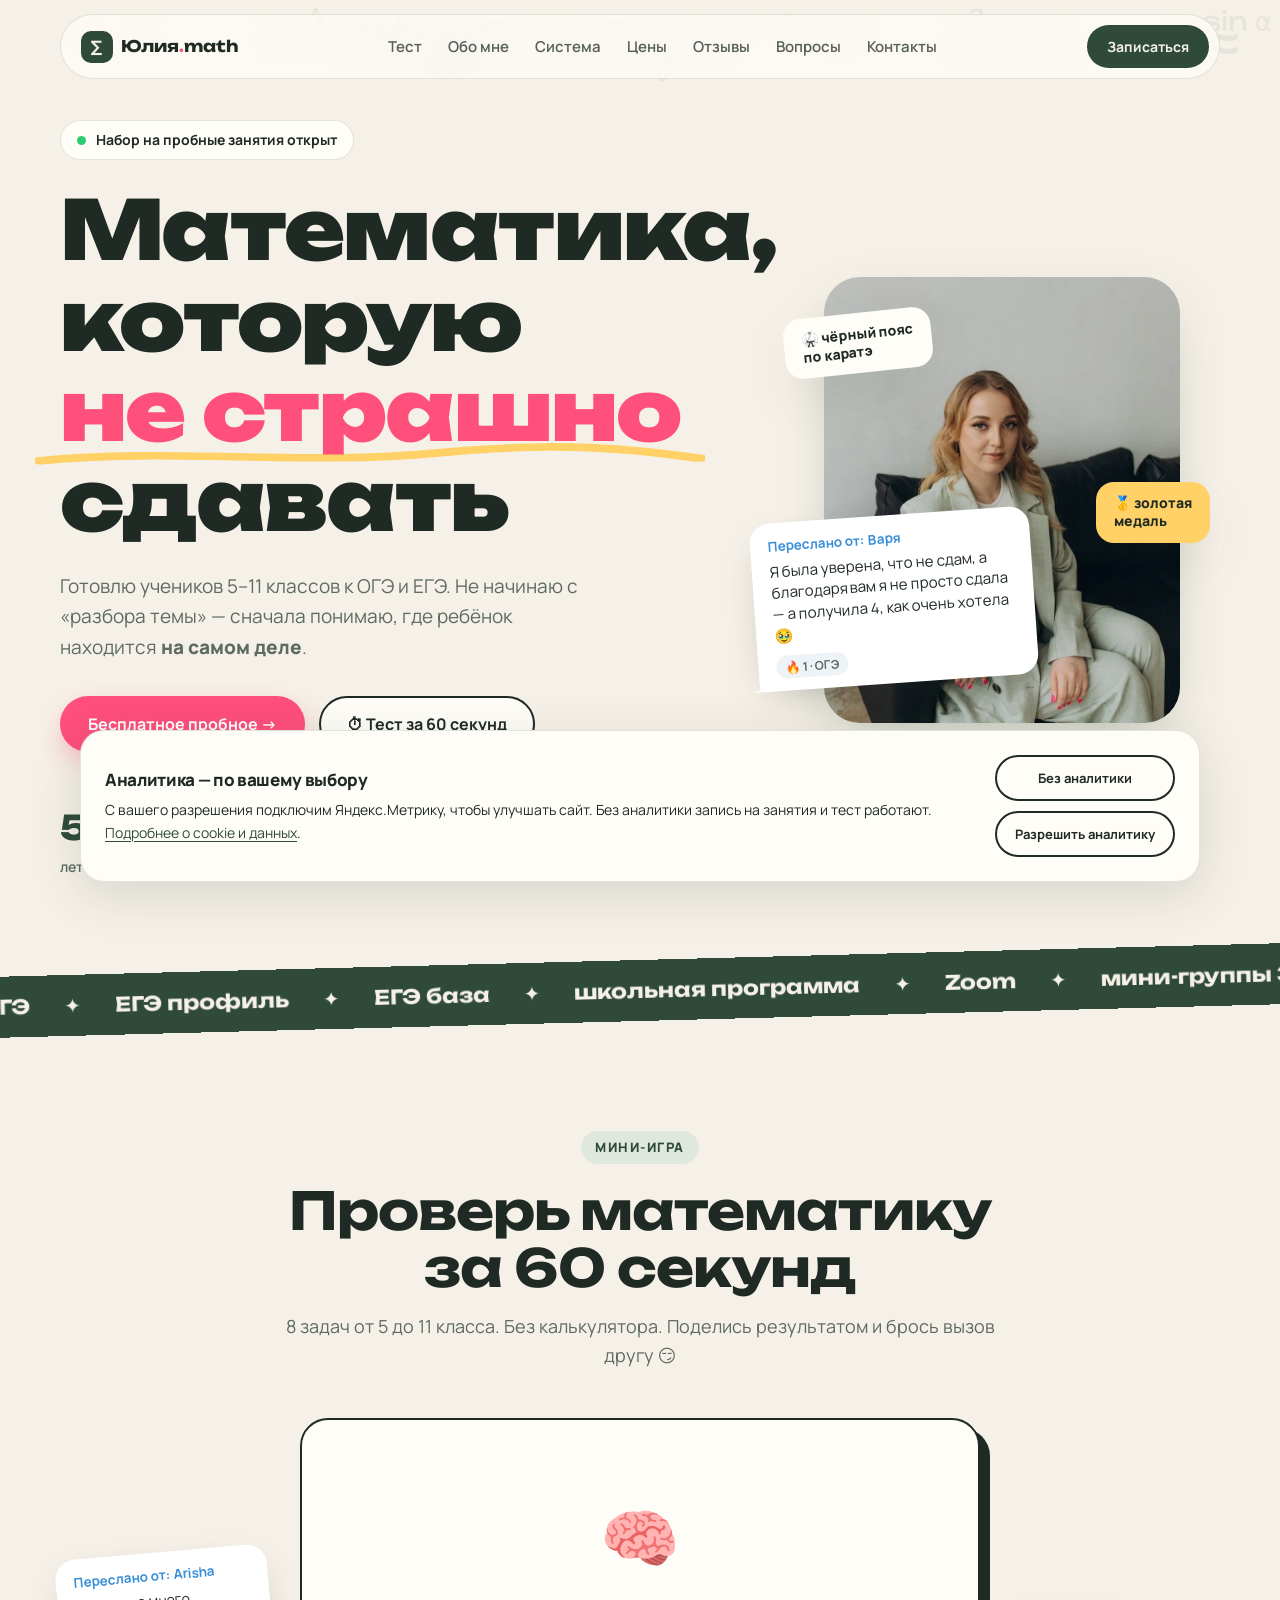
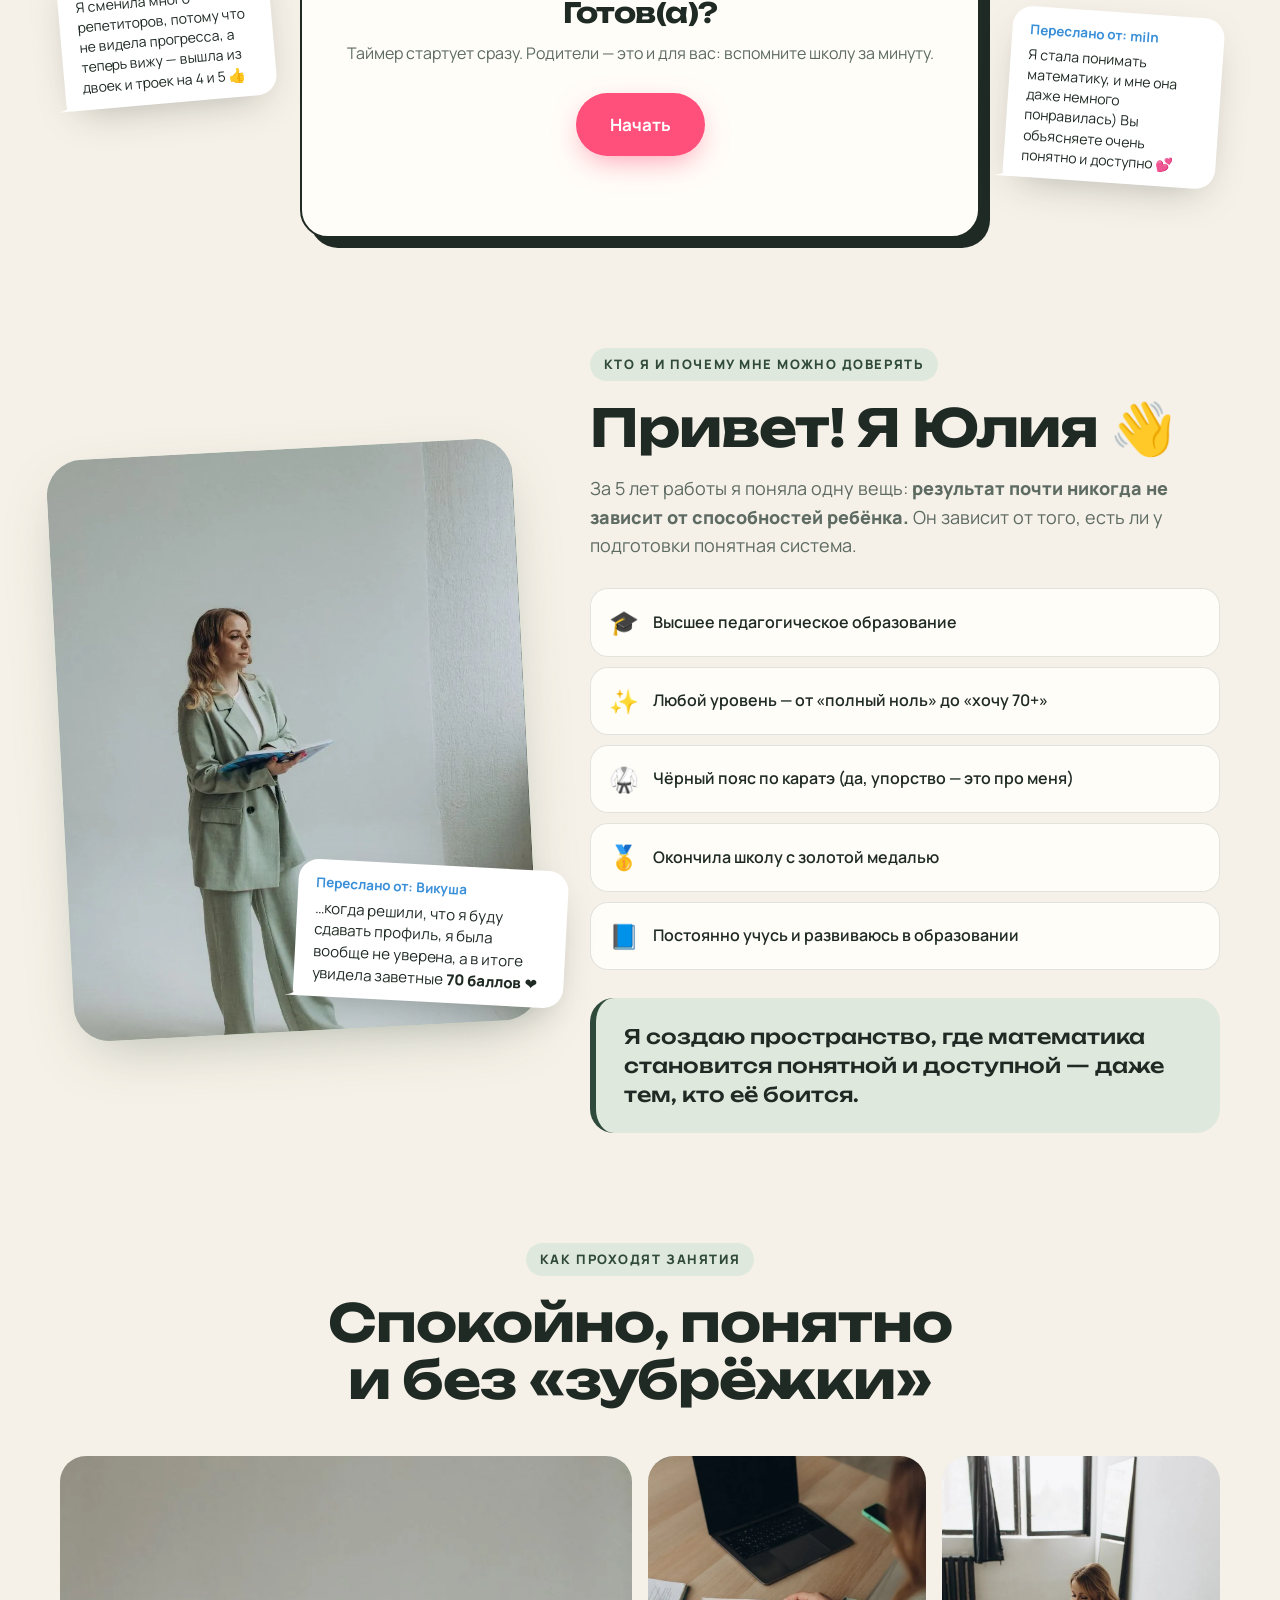
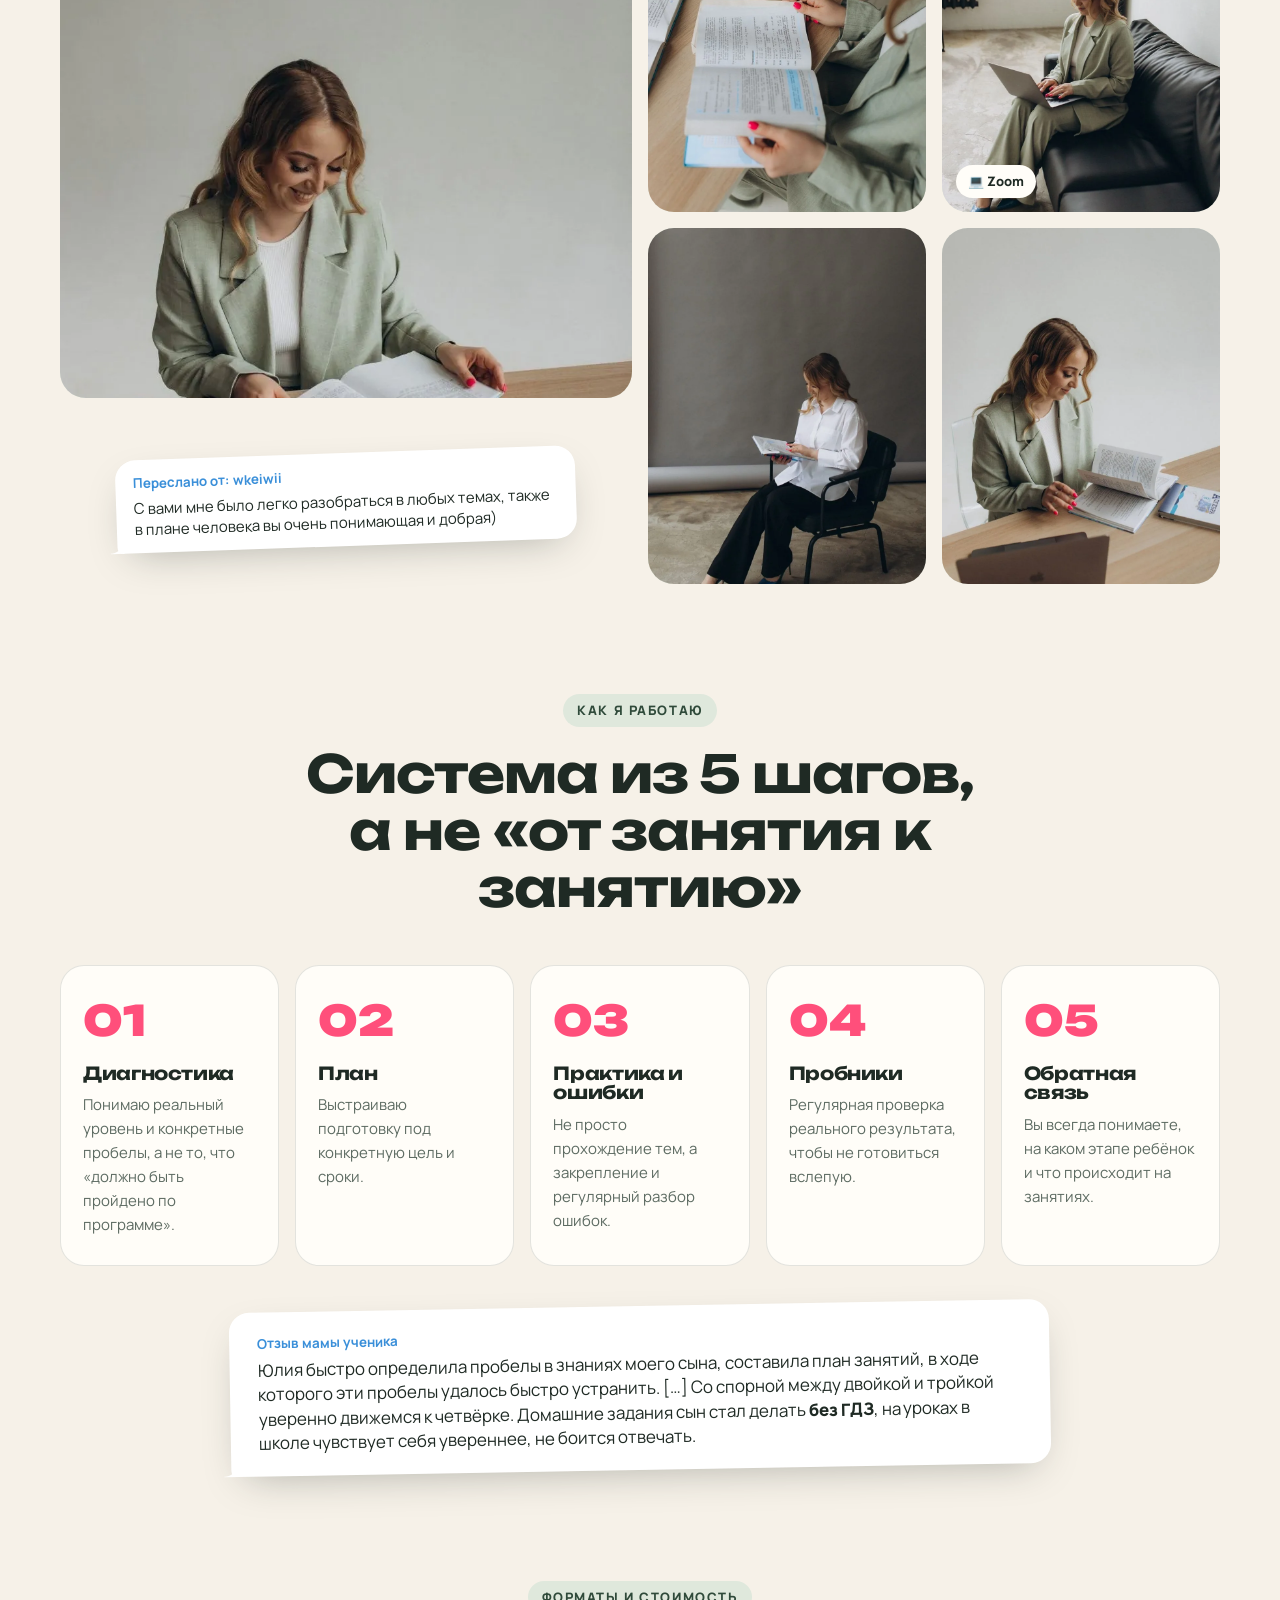
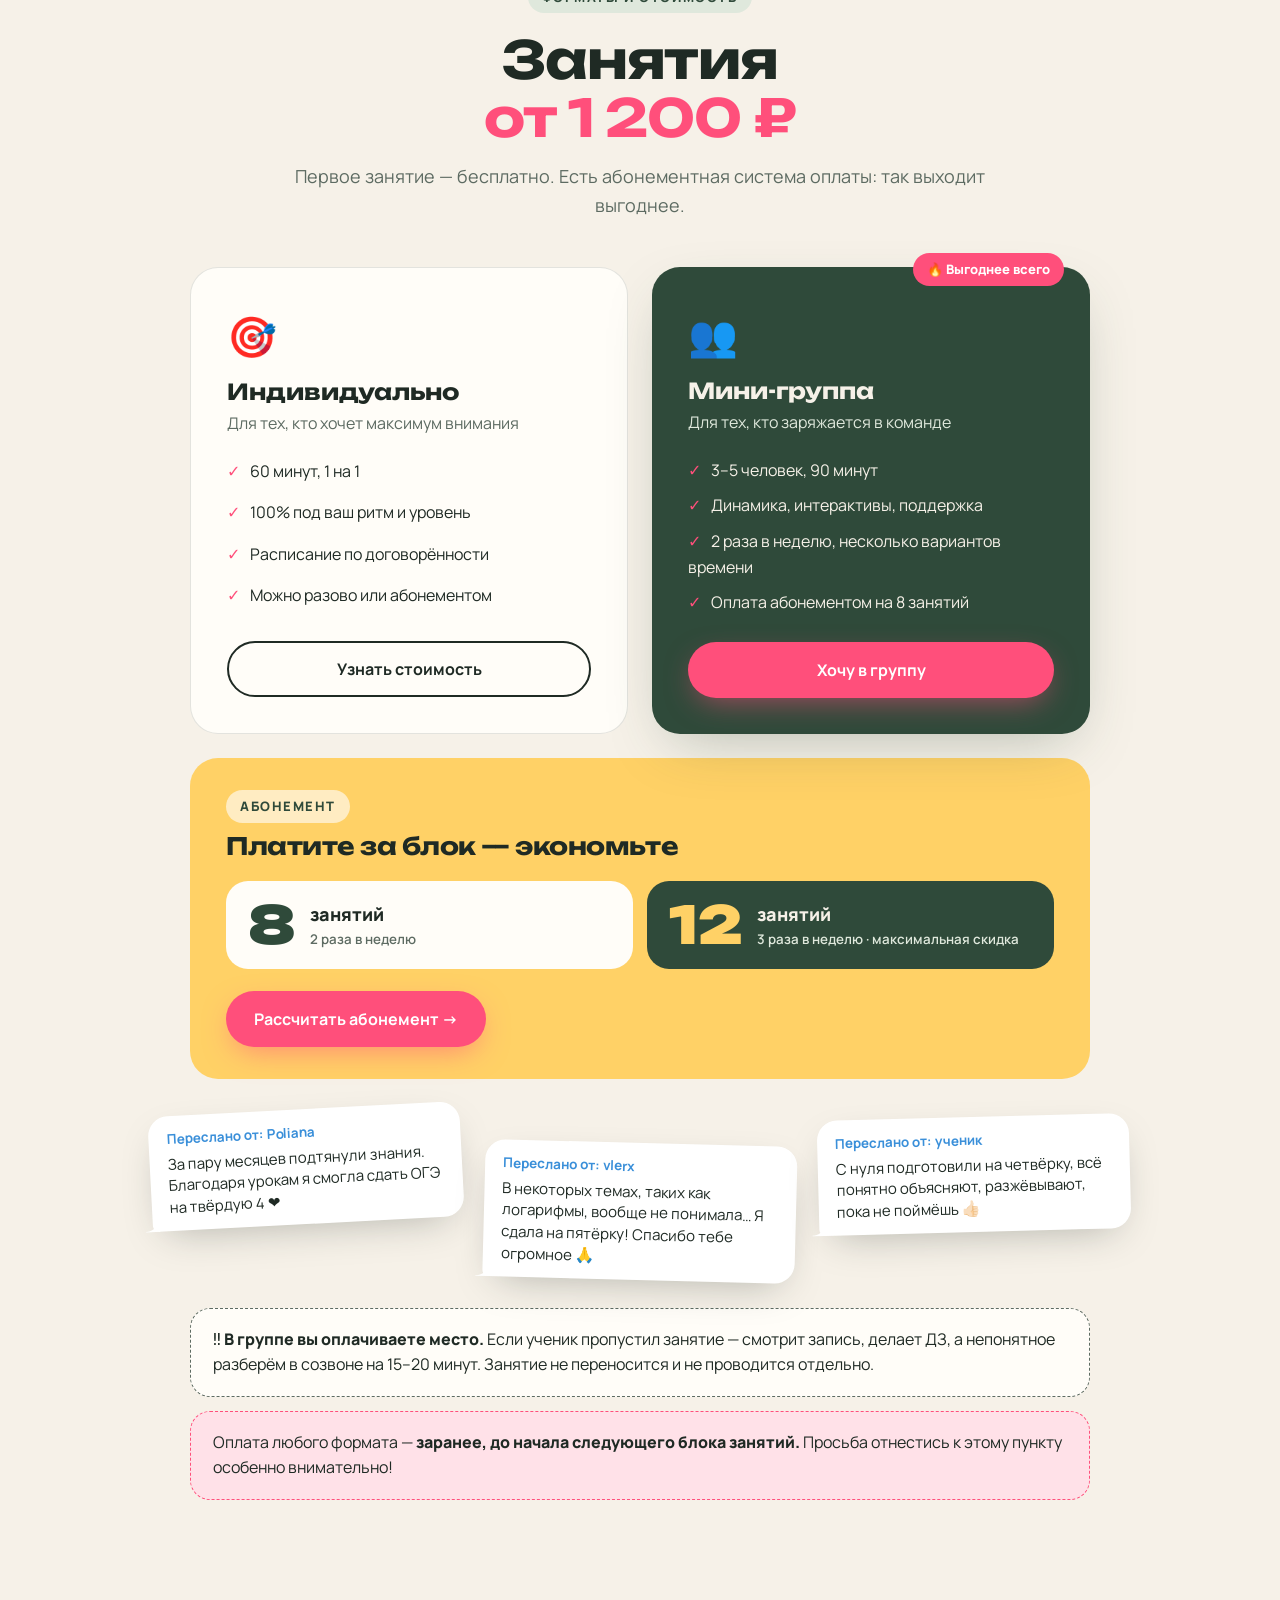
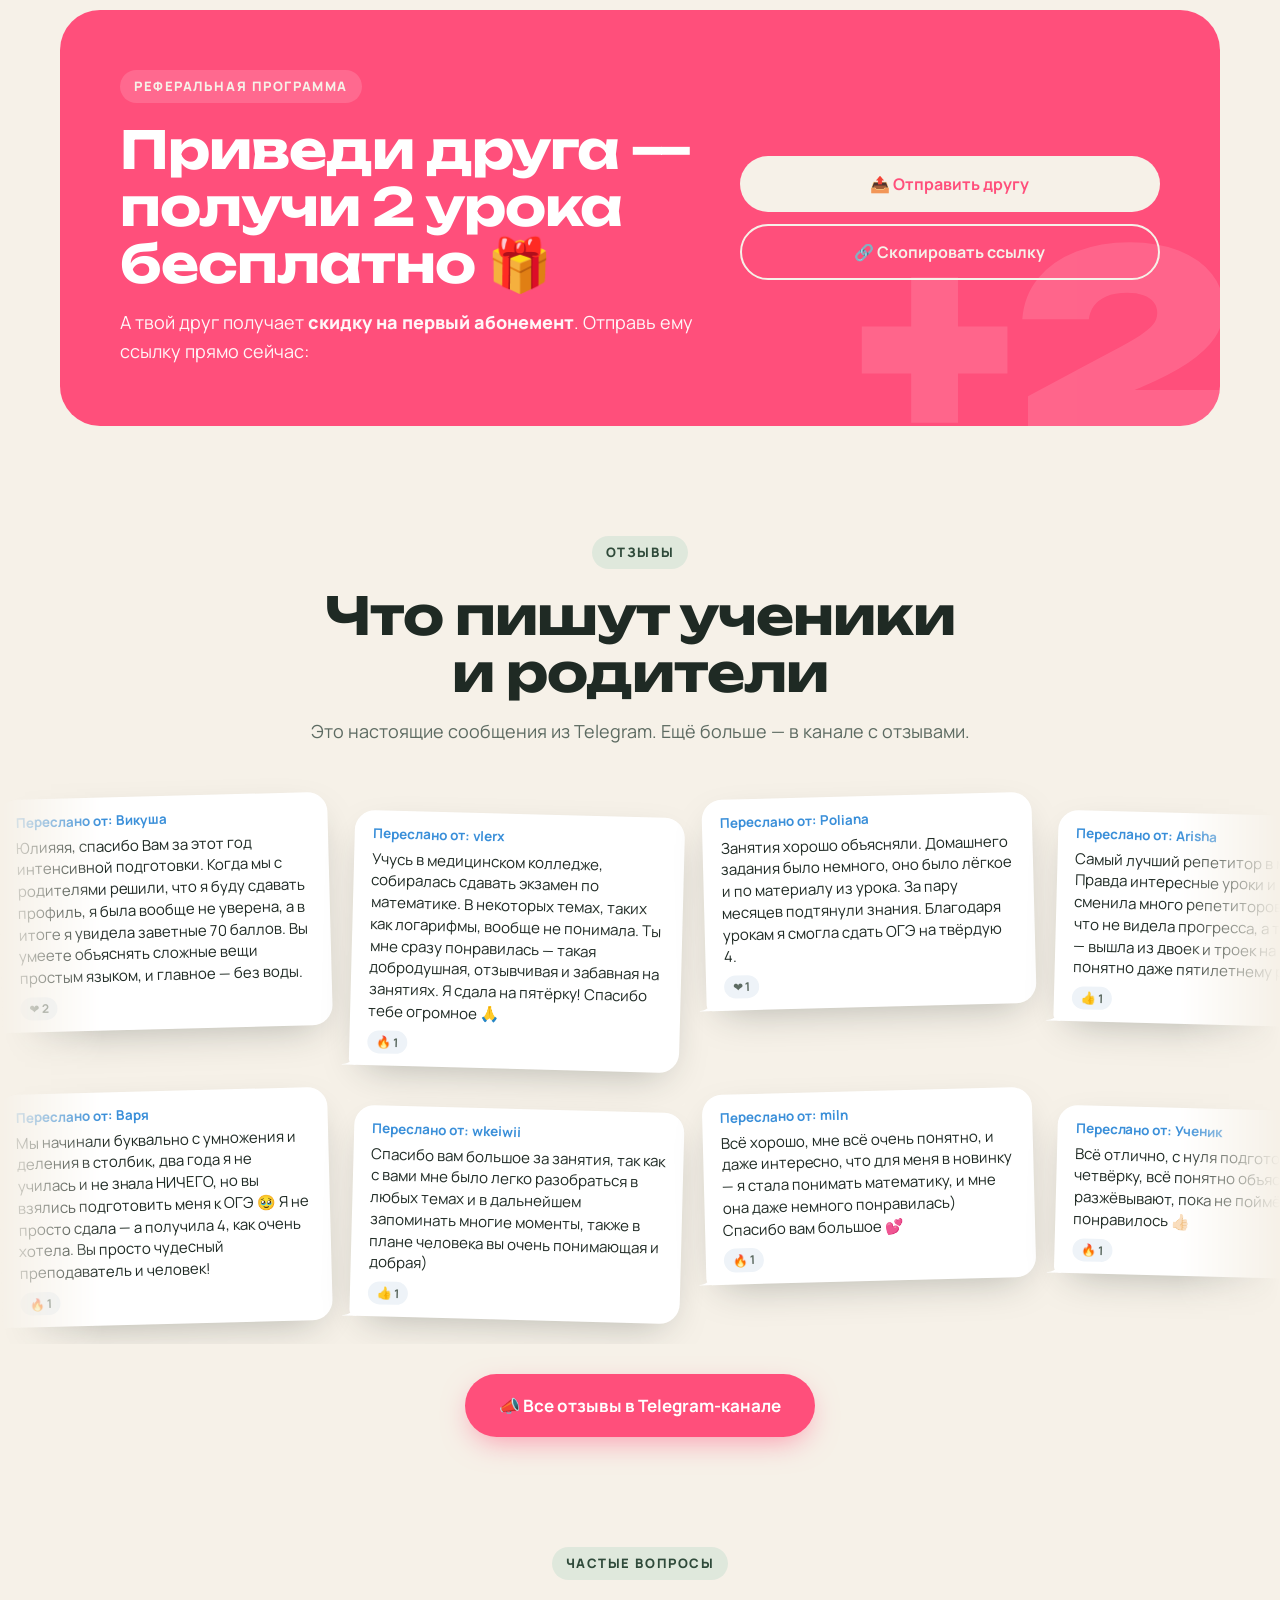
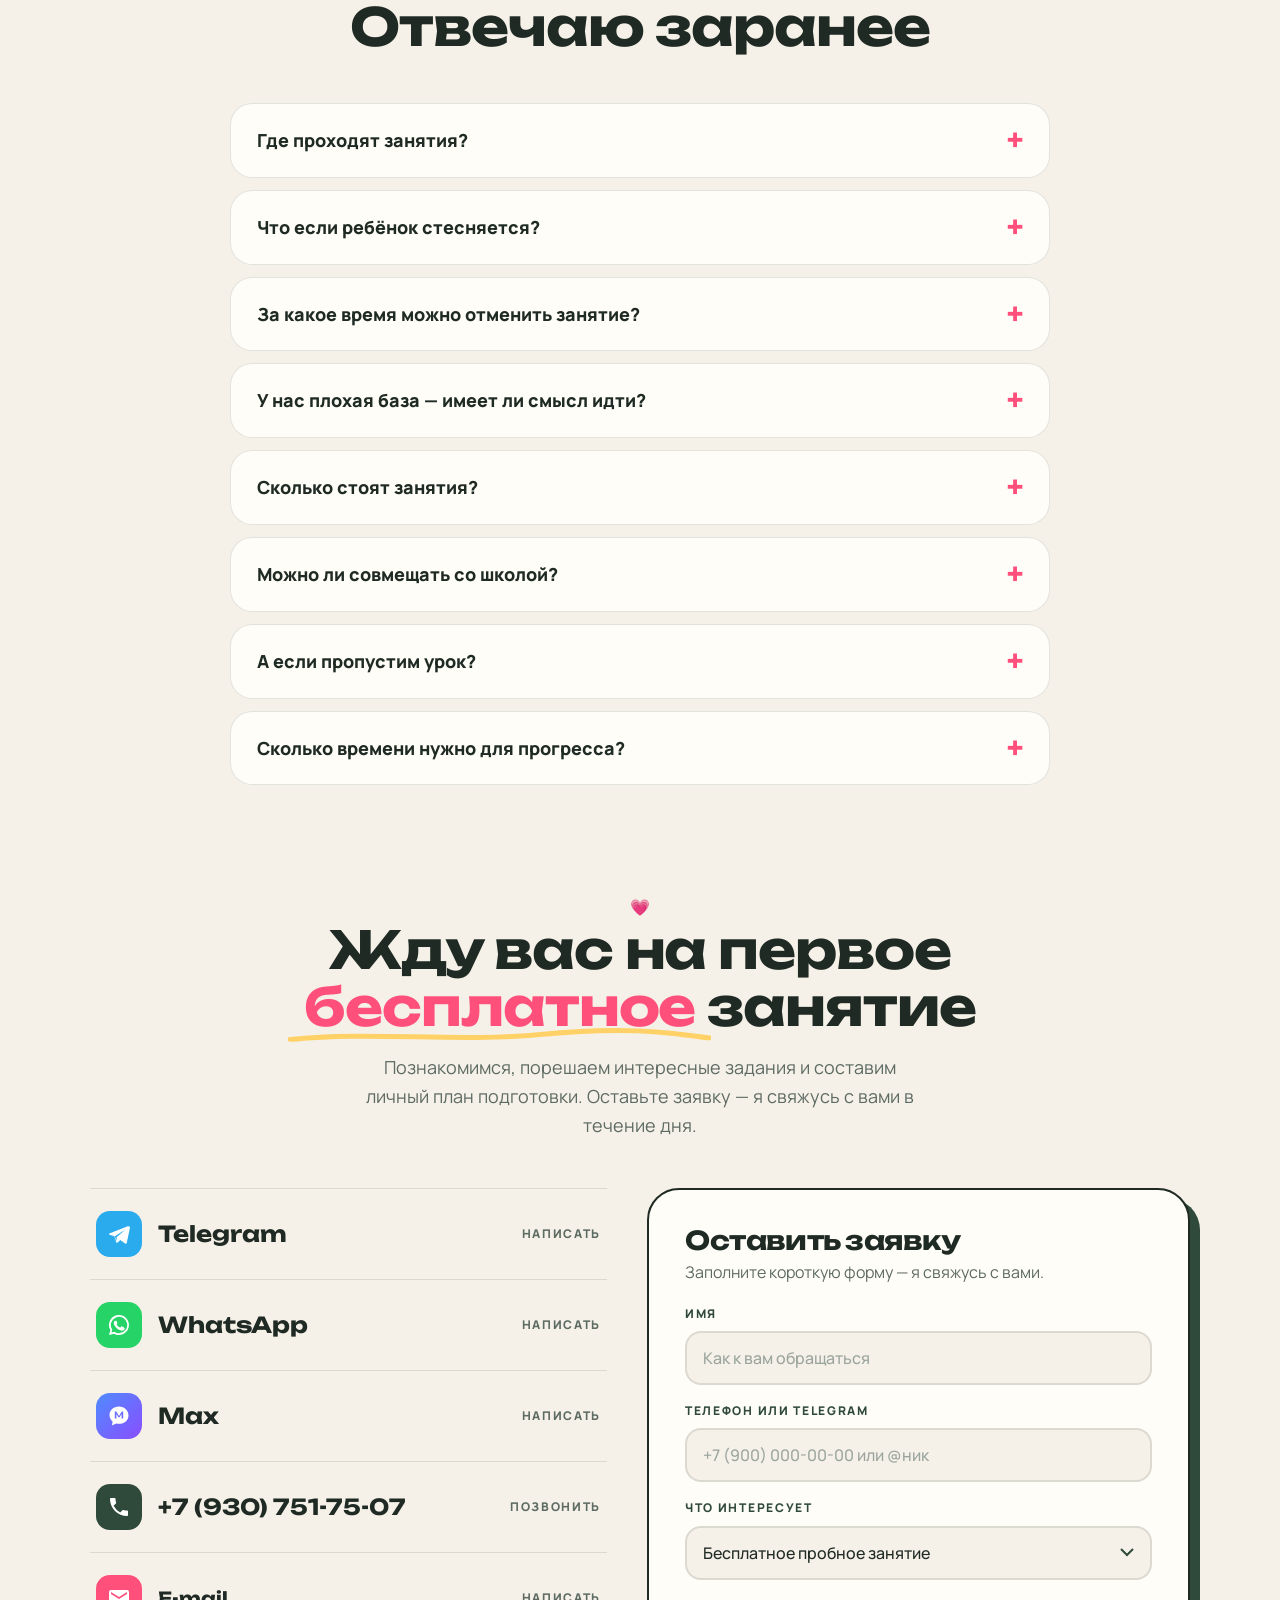
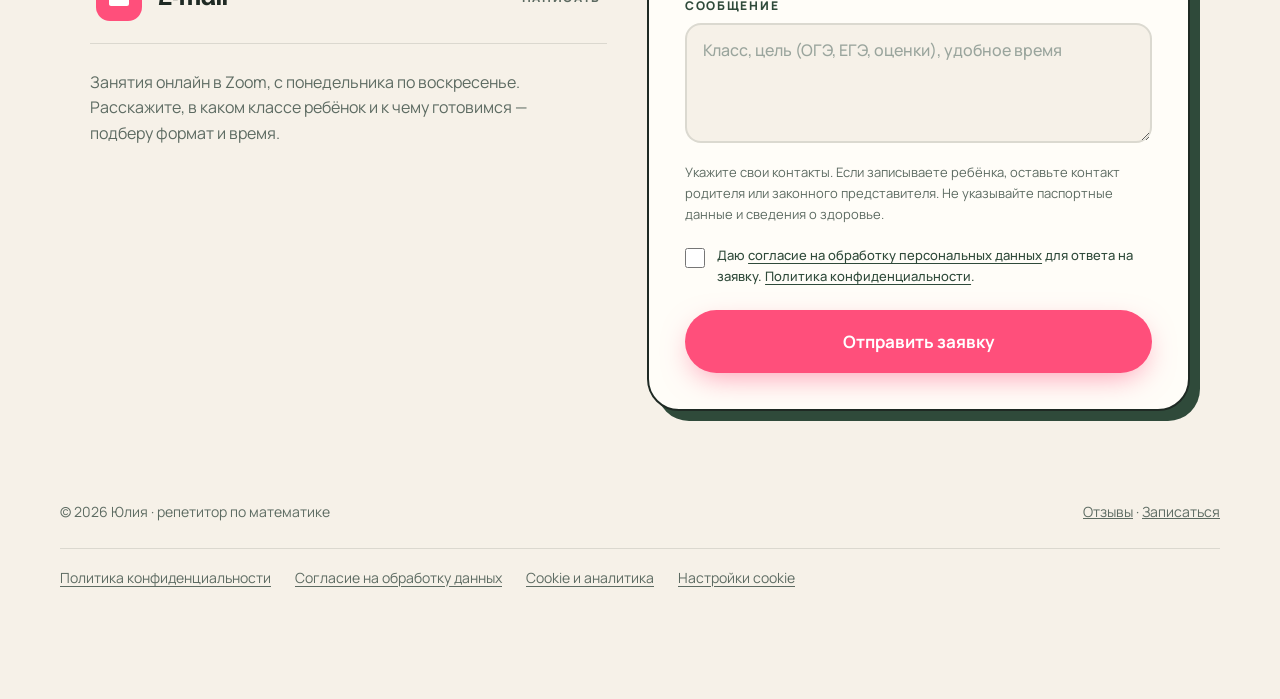
<file: index.html>
<!doctype html>
<html lang="ru">
<head>
  <meta charset="utf-8" />
  <meta name="viewport" content="width=device-width, initial-scale=1" />

  <!-- Быстрый LCP: предзагрузка hero-изображения -->
  <link rel="preload" as="image" href="images/portrait.webp" type="image/webp" fetchpriority="high" />

  <title>Юлия Ширяева — репетитор по математике | ОГЭ и ЕГЭ без страха</title>
  <meta name="description" content="Подготовка к ОГЭ и ЕГЭ по математике для 5–11 классов. Индивидуально и в мини-группах в Zoom. Занятия от 1 200 ₽, первое — бесплатно. Пройди тест за 60 секунд!" />
  <meta name="theme-color" content="#2f4a3a" />
  <meta name="color-scheme" content="light only" />
  <meta name="supported-color-schemes" content="light" />

  <link rel="canonical" href="https://yulia-math.ru/" />

  <!-- Превью ссылки в Telegram / VK / WhatsApp -->
  <meta property="og:type" content="website" />
  <meta property="og:url" content="https://yulia-math.ru/" />
  <meta property="og:site_name" content="Юлия.math" />
  <meta property="og:locale" content="ru_RU" />
  <meta property="og:title" content="Проверь математику за 60 секунд 🧠" />
  <meta property="og:description" content="8 задач, 1 минута. Решишь 8 из 8? Брось вызов другу + бесплатное пробное занятие с репетитором Юлией." />
  <meta property="og:image" content="https://yulia-math.ru/images/og.png" />
  <meta property="og:image:width" content="1200" />
  <meta property="og:image:height" content="630" />
  <meta name="twitter:card" content="summary_large_image" />

  <link rel="icon" href="data:image/svg+xml,<svg xmlns='http://www.w3.org/2000/svg' viewBox='0 0 100 100'><rect width='100' height='100' rx='24' fill='%232f4a3a'/><text x='50' y='70' font-size='60' text-anchor='middle' fill='%23f4efe6' font-family='Arial' font-weight='bold'>∑</text></svg>" />
  <link rel="preconnect" href="https://fonts.googleapis.com" />
  <link rel="preconnect" href="https://fonts.gstatic.com" crossorigin />
  <link href="https://fonts.googleapis.com/css2?family=Unbounded:wght@500;700;900&family=Manrope:wght@400;500;700;800&display=swap" rel="stylesheet" />
  <script>document.documentElement.classList.add("js")</script>
  <link rel="stylesheet" href="css/style.css?v=20261102-2" />
</head>
<body>

  <div class="formula-bg" aria-hidden="true" id="formulaBg"></div>

  <header class="nav" id="nav">
    <a href="#top" class="logo"><span class="logo-mark">∑</span><span>Юлия<span class="logo-dot">.</span>math</span></a>
    <nav class="nav-links">
      <a href="#quiz">Тест</a>
      <a href="#about">Обо мне</a>
      <a href="#system">Система</a>
      <a href="#prices">Цены</a>
      <a href="#reviews">Отзывы</a>
      <a href="#faq">Вопросы</a>
      <a href="#contacts">Контакты</a>
    </nav>
    <a href="#contacts" class="btn btn-sm js-cta" data-start="nav">Записаться</a>
  </header>

  <!-- ================= HERO ================= -->
  <section class="hero" id="top">
    <div class="hero-text">
      <div class="pill reveal"><span class="pulse"></span> Набор на пробные занятия открыт</div>
      <h1 class="reveal">Математика,<br>которую <span class="scribble">не страшно</span><br>сдавать</h1>
      <p class="lead reveal">Готовлю учеников 5–11 классов к ОГЭ и ЕГЭ. Не начинаю с «разбора темы» — сначала понимаю, где ребёнок находится <b>на самом деле</b>.</p>
      <div class="hero-cta reveal">
        <a href="#contacts" class="btn btn-primary js-cta" data-start="hero">Бесплатное пробное →</a>
        <a href="#quiz" class="btn btn-ghost">⏱ Тест за 60 секунд</a>
      </div>
      <div class="stats reveal">
        <div><b data-count="5">0</b><span>лет опыта</span></div>
        <div><b>от 1 200 ₽</b><span>за занятие</span></div>
        <div><b>0→70+</b><span>любой уровень</span></div>
      </div>
    </div>

    <div class="hero-visual reveal">
      <div class="photo-card tilt">
        <picture><source srcset="images/portrait.webp" type="image/webp" /><img src="images/portrait.jpg" alt="Юлия, репетитор по математике" fetchpriority="high" /></picture>
      </div>
      <div class="sticker s1">🥋 чёрный пояс<br>по каратэ</div>
      <div class="sticker s2">🥇 золотая<br>медаль</div>
      <figure class="tg tg-float hero-tg">
        <figcaption>Переслано от: Варя</figcaption>
        <p>Я была уверена, что не сдам, а благодаря вам я не просто сдала — а получила 4, как очень хотела 🥹</p>
        <span class="tg-meta">🔥 1 · ОГЭ</span>
      </figure>
    </div>
  </section>

  <div class="marquee" aria-hidden="true">
    <div class="marquee-track">
      <span>ОГЭ</span><span>✦</span><span>ЕГЭ профиль</span><span>✦</span><span>ЕГЭ база</span><span>✦</span><span>школьная программа</span><span>✦</span><span>Zoom</span><span>✦</span><span>мини-группы 3–5 человек</span><span>✦</span><span>первое занятие бесплатно</span><span>✦</span>
      <span>ОГЭ</span><span>✦</span><span>ЕГЭ профиль</span><span>✦</span><span>ЕГЭ база</span><span>✦</span><span>школьная программа</span><span>✦</span><span>Zoom</span><span>✦</span><span>мини-группы 3–5 человек</span><span>✦</span><span>первое занятие бесплатно</span><span>✦</span>
    </div>
  </div>

  <!-- ================= QUIZ ================= -->
  <section class="section quiz-section" id="quiz">
    <div class="challenge-banner hidden" id="challengeBanner">
      ⚔️ Тебе бросили вызов! Твой друг решил <b id="challengeScore">?</b> из 8. Сможешь лучше?
    </div>
    <div class="section-head reveal">
      <span class="kicker">Мини-игра</span>
      <h2>Проверь математику<br>за 60 секунд</h2>
      <p>8 задач от 5 до 11 класса. Без калькулятора. Поделись результатом и брось вызов другу 😏</p>
    </div>

    <div class="quiz-wrap">
      <figure class="tg tg-side tg-left reveal">
        <figcaption>Переслано от: Arisha</figcaption>
        <p>Я сменила много репетиторов, потому что не видела прогресса, а теперь вижу — вышла из двоек и троек на 4 и 5 👍</p>
      </figure>

      <div class="quiz-card reveal" id="quizCard">
        <div class="quiz-screen active" data-screen="start">
          <div class="quiz-emoji">🧠</div>
          <h3>Готов(а)?</h3>
          <p class="muted">Таймер стартует сразу. Родители — это и для вас: вспомните школу за минуту.</p>
          <button class="btn btn-primary btn-lg" id="quizStart">Начать</button>
          <p class="tiny muted" id="playedCounter"></p>
        </div>

        <div class="quiz-screen" data-screen="question">
          <div class="quiz-top">
            <span class="q-num" id="qNum">1 / 8</span>
            <span class="q-timer" id="qTimer">60</span>
          </div>
          <div class="q-progress"><div id="qProgress"></div></div>
          <h3 class="q-text" id="qText"></h3>
          <div class="q-options" id="qOptions"></div>
        </div>

        <div class="quiz-screen" data-screen="result">
          <div class="result-score"><span id="rScore">0</span><small>/8</small></div>
          <h3 id="rTitle"></h3>
          <p id="rText" class="muted"></p>
          <div class="result-actions">
            <button class="btn btn-primary" id="shareBtn">📤 Поделиться результатом</button>
            <button class="btn btn-ghost" id="challengeBtn">⚔️ Бросить вызов другу</button>
          </div>
          <a href="#contacts" class="result-cta js-cta" id="quizCta" data-start="quiz">Разобрать ошибки на бесплатном занятии →</a>
          <button class="link-btn" id="quizRetry">Пройти ещё раз</button>
        </div>
      </div>

      <figure class="tg tg-side tg-right reveal">
        <figcaption>Переслано от: miln</figcaption>
        <p>Я стала понимать математику, и мне она даже немного понравилась) Вы объясняете очень понятно и доступно 💕</p>
      </figure>
    </div>
  </section>

  <!-- ================= ABOUT ================= -->
  <section class="section about" id="about">
    <div class="about-photo reveal">
      <div class="photo-card">
        <picture><source srcset="images/standing.webp" type="image/webp" /><img src="images/standing.jpg" alt="Юлия с учебником" loading="lazy" /></picture>
      </div>
      <figure class="tg tg-float about-tg">
        <figcaption>Переслано от: Викуша</figcaption>
        <p>…когда решили, что я буду сдавать профиль, я была вообще не уверена, а в итоге увидела заветные <b>70 баллов</b> ❤️</p>
      </figure>
    </div>
    <div class="about-text">
      <span class="kicker reveal">Кто я и почему мне можно доверять</span>
      <h2 class="reveal">Привет! Я Юлия 👋</h2>
      <p class="reveal">За 5 лет работы я поняла одну вещь: <b>результат почти никогда не зависит от способностей ребёнка.</b> Он зависит от того, есть ли у подготовки понятная система.</p>
      <div class="facts">
        <div class="fact reveal"><span>🎓</span>Высшее педагогическое образование</div>
        <div class="fact reveal"><span>✨</span>Любой уровень — от «полный ноль» до «хочу 70+»</div>
        <div class="fact reveal"><span>🥋</span>Чёрный пояс по каратэ (да, упорство — это про меня)</div>
        <div class="fact reveal"><span>🥇</span>Окончила школу с золотой медалью</div>
        <div class="fact reveal"><span>📘</span>Постоянно учусь и развиваюсь в образовании</div>
      </div>
      <blockquote class="reveal">Я создаю пространство, где математика становится понятной и доступной — даже тем, кто её боится.</blockquote>
    </div>
  </section>

  <!-- ================= GALLERY ================= -->
  <section class="section gallery-section">
    <div class="section-head reveal">
      <span class="kicker">Как проходят занятия</span>
      <h2>Спокойно, понятно<br>и без «зубрёжки»</h2>
    </div>
    <div class="gallery">
      <figure class="g g1 reveal"><picture><source srcset="images/desk-smile.webp" type="image/webp" /><img src="images/desk-smile.jpg" alt="Юлия улыбается за столом с учебником алгебры" loading="lazy" /></picture></figure>
      <figure class="g g2 reveal"><picture><source srcset="images/book-closeup.webp" type="image/webp" /><img src="images/book-closeup.jpg" alt="Разбор задач по учебнику" loading="lazy" /></picture></figure>
      <figure class="g g3 reveal"><picture><source srcset="images/laptop-sofa.webp" type="image/webp" /><img src="images/laptop-sofa.jpg" alt="Занятие в Zoom" loading="lazy" /></picture><span class="g-tag">💻 Zoom</span></figure>
      <figure class="g g4 reveal"><picture><source srcset="images/reading-chair.webp" type="image/webp" /><img src="images/reading-chair.jpg" alt="Юлия готовится к уроку" loading="lazy" /></picture></figure>
      <figure class="tg g-tg reveal">
        <figcaption>Переслано от: wkeiwii</figcaption>
        <p>С вами мне было легко разобраться в любых темах, также в плане человека вы очень понимающая и добрая)</p>
      </figure>
      <figure class="g g5 reveal"><picture><source srcset="images/desk-reading.webp" type="image/webp" /><img src="images/desk-reading.jpg" alt="Юлия читает учебник" loading="lazy" /></picture></figure>
    </div>
  </section>

  <!-- ================= SYSTEM ================= -->
  <section class="section" id="system">
    <div class="section-head reveal">
      <span class="kicker">Как я работаю</span>
      <h2>Система из 5 шагов,<br>а не «от занятия к занятию»</h2>
    </div>
    <div class="steps">
      <div class="step reveal"><b>01</b><h3>Диагностика</h3><p>Понимаю реальный уровень и конкретные пробелы, а не то, что «должно быть пройдено по программе».</p></div>
      <div class="step reveal"><b>02</b><h3>План</h3><p>Выстраиваю подготовку под конкретную цель и сроки.</p></div>
      <div class="step reveal"><b>03</b><h3>Практика и ошибки</h3><p>Не просто прохождение тем, а закрепление и регулярный разбор ошибок.</p></div>
      <div class="step reveal"><b>04</b><h3>Пробники</h3><p>Регулярная проверка реального результата, чтобы не готовиться вслепую.</p></div>
      <div class="step reveal"><b>05</b><h3>Обратная связь</h3><p>Вы всегда понимаете, на каком этапе ребёнок и что происходит на занятиях.</p></div>
    </div>

    <figure class="tg tg-wide reveal">
      <figcaption>Отзыв мамы ученика</figcaption>
      <p>Юлия быстро определила пробелы в знаниях моего сына, составила план занятий, в ходе которого эти пробелы удалось быстро устранить. […] Со спорной между двойкой и тройкой уверенно движемся к четвёрке. Домашние задания сын стал делать <b>без ГДЗ</b>, на уроках в школе чувствует себя увереннее, не боится отвечать.</p>
    </figure>
  </section>

  <!-- ================= FORMATS & PRICES ================= -->
  <section class="section" id="prices">
    <div class="section-head reveal">
      <span class="kicker">Форматы и стоимость</span>
      <h2>Занятия<br><span class="price-hero">от 1 200 ₽</span></h2>
      <p>Первое занятие — бесплатно. Есть абонементная система оплаты: так выходит выгоднее.</p>
    </div>

    <div class="price-grid">
      <article class="price-card reveal">
        <div class="price-emoji">🎯</div>
        <div class="price-tag">Индивидуально</div>
        <p class="muted">Для тех, кто хочет максимум внимания</p>
        <ul>
          <li>60 минут, 1 на 1</li>
          <li>100% под ваш ритм и уровень</li>
          <li>Расписание по договорённости</li>
          <li>Можно разово или абонементом</li>
        </ul>
        <a href="#contacts" class="btn btn-ghost w-full js-cta" data-start="individual" data-format="Индивидуально">Узнать стоимость</a>
      </article>

      <article class="price-card featured reveal">
        <div class="ribbon">🔥 Выгоднее всего</div>
        <div class="price-emoji">👥</div>
        <div class="price-tag">Мини-группа</div>
        <p class="muted">Для тех, кто заряжается в команде</p>
        <ul>
          <li>3–5 человек, 90 минут</li>
          <li>Динамика, интерактивы, поддержка</li>
          <li>2 раза в неделю, несколько вариантов времени</li>
          <li>Оплата абонементом на 8 занятий</li>
        </ul>
        <a href="#contacts" class="btn btn-primary w-full js-cta" data-start="group" data-format="Мини-группа">Хочу в группу</a>
      </article>
    </div>

    <div class="subs reveal">
      <div class="subs-head">
        <span class="kicker">Абонемент</span>
        <h3>Платите за блок — экономьте</h3>
      </div>
      <div class="sub-cards">
        <div class="sub-card"><b>8</b><span>занятий</span><small>2 раза в неделю</small></div>
        <div class="sub-card hot"><b>12</b><span>занятий</span><small>3 раза в неделю · максимальная скидка</small></div>
      </div>
      <a href="#contacts" class="btn btn-primary js-cta" data-start="subscription" data-format="Абонемент">Рассчитать абонемент →</a>
    </div>

    <div class="price-tgs">
      <figure class="tg reveal">
        <figcaption>Переслано от: Poliana</figcaption>
        <p>За пару месяцев подтянули знания. Благодаря урокам я смогла сдать ОГЭ на твёрдую 4 ❤️</p>
      </figure>
      <figure class="tg reveal">
        <figcaption>Переслано от: vlerx</figcaption>
        <p>В некоторых темах, таких как логарифмы, вообще не понимала… Я сдала на пятёрку! Спасибо тебе огромное 🙏</p>
      </figure>
      <figure class="tg reveal">
        <figcaption>Переслано от: ученик</figcaption>
        <p>С нуля подготовили на четвёрку, всё понятно объясняют, разжёвывают, пока не поймёшь 👍🏻</p>
      </figure>
    </div>

    <div class="notes">
      <div class="note reveal">‼️ <b>В группе вы оплачиваете место.</b> Если ученик пропустил занятие — смотрит запись, делает ДЗ, а непонятное разберём в созвоне на 15–20 минут. Занятие не переносится и не проводится отдельно.</div>
      <div class="note warn reveal">Оплата любого формата — <b>заранее, до начала следующего блока занятий.</b> Просьба отнестись к этому пункту особенно внимательно!</div>
    </div>
  </section>

  <!-- ================= REFERRAL ================= -->
  <section class="section">
    <div class="referral reveal">
      <div>
        <span class="kicker light">Реферальная программа</span>
        <h2>Приведи друга —<br>получи 2 урока бесплатно 🎁</h2>
        <p>А твой друг получает <b>скидку на первый абонемент</b>. Отправь ему ссылку прямо сейчас:</p>
      </div>
      <div class="ref-actions">
        <button class="btn btn-light" id="refShare">📤 Отправить другу</button>
        <button class="btn btn-outline-light" id="refCopy">🔗 Скопировать ссылку</button>
      </div>
      <div class="ref-deco" aria-hidden="true">+2</div>
    </div>
  </section>

  <!-- ================= REVIEWS WALL ================= -->
  <section class="section reviews" id="reviews">
    <div class="section-head reveal">
      <span class="kicker">Отзывы</span>
      <h2>Что пишут ученики<br>и родители</h2>
      <p>Это настоящие сообщения из Telegram. Ещё больше — в канале с отзывами.</p>
    </div>
  </section>
  <div class="tg-wall" aria-label="Отзывы учеников">
    <div class="tg-row" id="wallRow1"></div>
    <div class="tg-row reverse" id="wallRow2"></div>
  </div>
  <div class="reviews-cta reveal">
    <a href="#" class="btn btn-primary btn-lg js-reviews">📣 Все отзывы в Telegram-канале</a>
  </div>

  <!-- ================= FAQ ================= -->
  <section class="section" id="faq">
    <div class="section-head reveal">
      <span class="kicker">Частые вопросы</span>
      <h2>Отвечаю заранее</h2>
    </div>
    <div class="faq">
      <details class="reveal"><summary>Где проходят занятия?</summary><p>Занятия проходят на платформе Zoom.</p></details>
      <details class="reveal"><summary>Что если ребёнок стесняется?</summary><p>Это нормально. С первого занятия мы погружаемся в атмосферу обучения, для каждого ученика разрабатывается своя структура занятия. Спустя время абсолютно каждый ученик адаптируется — и индивидуально, и в группе.</p></details>
      <details class="reveal"><summary>За какое время можно отменить занятие?</summary><p>Предупреждать об отмене нужно минимум за 2 часа до начала урока, за исключением форс-мажоров (болезнь, отключение интернета, срочные семейные обстоятельства и т.д.). Правило работает в обе стороны: если вы отменяете позже — занятие оплачивается полностью; если я — провожу урок бесплатно.</p></details>
      <details class="reveal"><summary>У нас плохая база — имеет ли смысл идти?</summary><p>Да! Мы идём по чётко сформированному плану для каждого ученика с учётом базы, темпа и цели. Начинать можно с нуля — главное настрой и желание учиться.</p></details>
      <details class="reveal"><summary>Сколько стоят занятия?</summary><p>Занятия — от 1 200 ₽. Точная стоимость зависит от формата (индивидуально или в группе) и количества занятий. Есть абонементы на 8 и 12 занятий — так выгоднее. Оставьте заявку внизу страницы — я пришлю расчёт.</p></details>
      <details class="reveal"><summary>Можно ли совмещать со школой?</summary><p>Да, занятия проходят с понедельника по воскресенье, есть разное время и формат.</p></details>
      <details class="reveal"><summary>А если пропустим урок?</summary><p>Индивидуальное занятие — договоримся о дне и времени отработки в свободных «окнах» расписания. Пропуск в группе — ученик смотрит урок в записи, выполняет и сдаёт ДЗ, а непонятное разбираем в созвоне на 15–20 минут.</p></details>
      <details class="reveal"><summary>Сколько времени нужно для прогресса?</summary><p>Обычно 2–3 месяца для заметных результатов при регулярных занятиях и выполнении всех домашних заданий. У каждого свой темп, и важно не сдаваться в переломный момент. Все, кто действительно работает и выполняет рекомендации, получают желаемый результат!</p></details>
    </div>
  </section>

  <!-- ================= FINAL CTA ================= -->
  <section class="final" id="contacts">
    <div class="contacts-head reveal">
      <div class="heart">💗</div>
      <h2>Жду вас на первое<br><span class="scribble">бесплатное</span> занятие</h2>
      <p>Познакомимся, порешаем интересные задания и составим личный план подготовки. Оставьте заявку — я свяжусь с вами в течение дня.</p>
    </div>

    <div class="contacts-grid">
      <div class="contacts-left reveal">
        <ul class="contact-list" id="contactList">
          <li data-contact="telegram"><a href="#" class="c-tg"><span class="c-icon"><svg viewBox="0 0 24 24" aria-hidden="true"><path fill="currentColor" d="M21.4 4.1 2.9 11.3c-1.2.5-1.2 1.2-.2 1.5l4.7 1.5 1.8 5.6c.2.6.1.9.8.9.5 0 .7-.2 1-.5l2.3-2.2 4.8 3.5c.9.5 1.5.2 1.7-.8l3.1-14.8c.3-1.3-.5-1.9-1.5-1.4ZM9.8 15.1l-.4 4 -1.5-4.9 10.6-6.7-8.7 7.6Z"/></svg></span><span class="c-value">—</span><span class="c-label">Написать</span></a></li>
          <li data-contact="whatsapp"><a href="#" class="c-wa"><span class="c-icon"><svg viewBox="0 0 24 24" aria-hidden="true"><path fill="currentColor" d="M12 2a10 10 0 0 0-8.6 15.1L2 22l5-1.3A10 10 0 1 0 12 2Zm0 18.2a8.2 8.2 0 0 1-4.2-1.2l-.3-.2-3 .8.8-2.9-.2-.3A8.2 8.2 0 1 1 12 20.2Zm4.5-6.1c-.2-.1-1.5-.7-1.7-.8-.2-.1-.4-.1-.6.1l-.8 1c-.1.2-.3.2-.5.1a6.7 6.7 0 0 1-3.3-2.9c-.2-.4.2-.4.7-1.3.1-.2 0-.3 0-.4l-.8-1.8c-.2-.5-.4-.4-.6-.4h-.5c-.2 0-.4.1-.7.3-.2.3-.9.9-.9 2.2s1 2.6 1.1 2.7c.1.2 1.9 2.9 4.6 4 1.7.7 2.4.8 3.2.7.5-.1 1.5-.6 1.8-1.2.2-.6.2-1.1.1-1.2l-.4-.2Z"/></svg></span><span class="c-value">—</span><span class="c-label">Написать</span></a></li>
          <li data-contact="max"><a href="#" class="c-max"><span class="c-icon"><svg viewBox="0 0 24 24" aria-hidden="true"><path fill="currentColor" d="M12 2.5C6.5 2.5 2.5 6.2 2.5 11c0 2.6 1.2 4.9 3.1 6.5L5 21.5l4-2.1c1 .3 2 .4 3 .4 5.5 0 9.5-3.7 9.5-8.4S17.5 2.5 12 2.5Zm4.2 11.9h-1.6V10l-2 3.2h-1.2l-2-3.2v4.4H7.8V7.6h1.5l2.7 4.3 2.7-4.3h1.5v6.8Z"/></svg></span><span class="c-value">—</span><span class="c-label">Написать</span></a></li>
          <li data-contact="phone"><a href="#" class="c-ph"><span class="c-icon"><svg viewBox="0 0 24 24" aria-hidden="true"><path fill="currentColor" d="M6.6 10.8a15.1 15.1 0 0 0 6.6 6.6l2.2-2.2c.3-.3.7-.4 1-.2 1.1.4 2.3.6 3.6.6.6 0 1 .4 1 1V20c0 .6-.4 1-1 1A17 17 0 0 1 3 4c0-.6.4-1 1-1h3.5c.6 0 1 .4 1 1 0 1.3.2 2.5.6 3.6.1.3 0 .7-.2 1l-2.3 2.2Z"/></svg></span><span class="c-value">—</span><span class="c-label">Позвонить</span></a></li>
          <li data-contact="email"><a href="#" class="c-ml"><span class="c-icon"><svg viewBox="0 0 24 24" aria-hidden="true"><path fill="currentColor" d="M20 4H4a2 2 0 0 0-2 2v12c0 1.1.9 2 2 2h16a2 2 0 0 0 2-2V6a2 2 0 0 0-2-2Zm0 4-8 5-8-5V6l8 5 8-5v2Z"/></svg></span><span class="c-value">—</span><span class="c-label">Написать</span></a></li>
        </ul>
        <p class="contacts-note">Занятия онлайн в Zoom, с понедельника по воскресенье. Расскажите, в каком классе ребёнок и к чему готовимся — подберу формат и время.</p>
      </div>

      <div class="lead-card reveal">
        <form id="leadForm" novalidate>
          <h3>Оставить заявку</h3>
          <p class="muted">Заполните короткую форму — я свяжусь с вами.</p>

          <label for="leadName">Имя</label>
          <input id="leadName" class="ym-disable-keys" name="Имя" type="text" autocomplete="name" placeholder="Как к вам обращаться" required />

          <label for="leadContact">Телефон или Telegram</label>
          <input id="leadContact" class="ym-disable-keys" name="Контакт" type="text" autocomplete="tel" placeholder="+7 (900) 000-00-00 или @ник" required />

          <label for="leadFormat">Что интересует</label>
          <select id="leadFormat" name="Формат">
            <option>Бесплатное пробное занятие</option>
            <option>Индивидуально</option>
            <option>Мини-группа</option>
            <option>Абонемент</option>
            <option>Просто вопрос</option>
          </select>

          <label for="leadMessage">Сообщение</label>
          <textarea id="leadMessage" class="ym-disable-keys" name="Сообщение" rows="4" placeholder="Класс, цель (ОГЭ, ЕГЭ, оценки), удобное время"></textarea>

          <input type="text" name="_honey" class="hp" tabindex="-1" autocomplete="off" aria-hidden="true" />

          <p class="tiny muted">Укажите свои контакты. Если записываете ребёнка, оставьте контакт родителя или законного представителя. Не указывайте паспортные данные и сведения о здоровье.</p>
          <label class="consent-check" for="leadConsent">
            <input id="leadConsent" name="personal_data_consent" type="checkbox" required />
            <span>Даю <a href="consent.html" target="_blank" rel="noopener">согласие на обработку персональных данных</a> для ответа на заявку. <a href="privacy.html" target="_blank" rel="noopener">Политика конфиденциальности</a>.</span>
          </label>
          <button type="submit" class="btn btn-primary btn-lg w-full" id="leadSubmit">Отправить заявку</button>
          <p class="form-hint" id="leadError" role="alert" hidden></p>
          <div class="lead-fallback" id="leadFallback" hidden>
            <a class="btn fb-btn fb-tg" id="fbTelegram" target="_blank" rel="noopener">Telegram</a>
            <a class="btn fb-btn fb-wa" id="fbWhatsapp" target="_blank" rel="noopener">WhatsApp</a>
            <a class="btn fb-btn fb-max" id="fbMax" target="_blank" rel="noopener">Max</a>
            <a class="btn fb-btn fb-ph" id="fbPhone">Позвонить</a>
          </div>

        </form>

        <div class="lead-success" id="leadSuccess" hidden>
          <div class="quiz-emoji">🎉</div>
          <h3>Заявка отправлена!</h3>
          <p class="muted">Спасибо! Я свяжусь с вами в ближайшее время. Пока можно почитать отзывы учеников.</p>
          <a href="#" class="btn btn-ghost js-reviews">📣 Отзывы в Telegram</a>
        </div>
      </div>
    </div>
  </section>

  <footer class="footer">
    <span>© <span id="year"></span> Юлия · репетитор по математике</span>
    <span><a href="#" class="js-reviews">Отзывы</a> · <a href="#contacts" class="js-cta" data-start="footer">Записаться</a></span>
    <nav class="footer-legal" aria-label="Правовая информация">
      <a href="privacy.html">Политика конфиденциальности</a>
      <a href="consent.html">Согласие на обработку данных</a>
      <a href="cookies.html">Cookie и аналитика</a>
      <button type="button" class="privacy-settings" data-cookie-settings>Настройки cookie</button>
    </nav>
  </footer>

  <a href="#contacts" class="sticky-cta js-cta" data-start="sticky">Бесплатное пробное занятие →</a>

  <div class="toast" id="toast"></div>
  <canvas id="confetti" aria-hidden="true"></canvas>

  <section class="cookie-notice" id="cookieNotice" aria-labelledby="cookieTitle" hidden>
    <div>
      <h2 id="cookieTitle">Аналитика — по вашему выбору</h2>
      <p>С вашего разрешения подключим Яндекс.Метрику, чтобы улучшать сайт. Без аналитики запись на занятия и тест работают. <a href="cookies.html">Подробнее о cookie и данных</a>.</p>
      <p class="cookie-status" id="cookieStatus" role="status"></p>
    </div>
    <div class="cookie-actions">
      <button type="button" class="btn btn-ghost" id="analyticsReject">Без аналитики</button>
      <button type="button" class="btn btn-ghost" id="analyticsAccept">Разрешить аналитику</button>
    </div>
  </section>
  <script src="js/privacy.js?v=20261102-2"></script>
  <script src="js/main.js?v=20261102-2"></script>
</body>
</html>
</file>
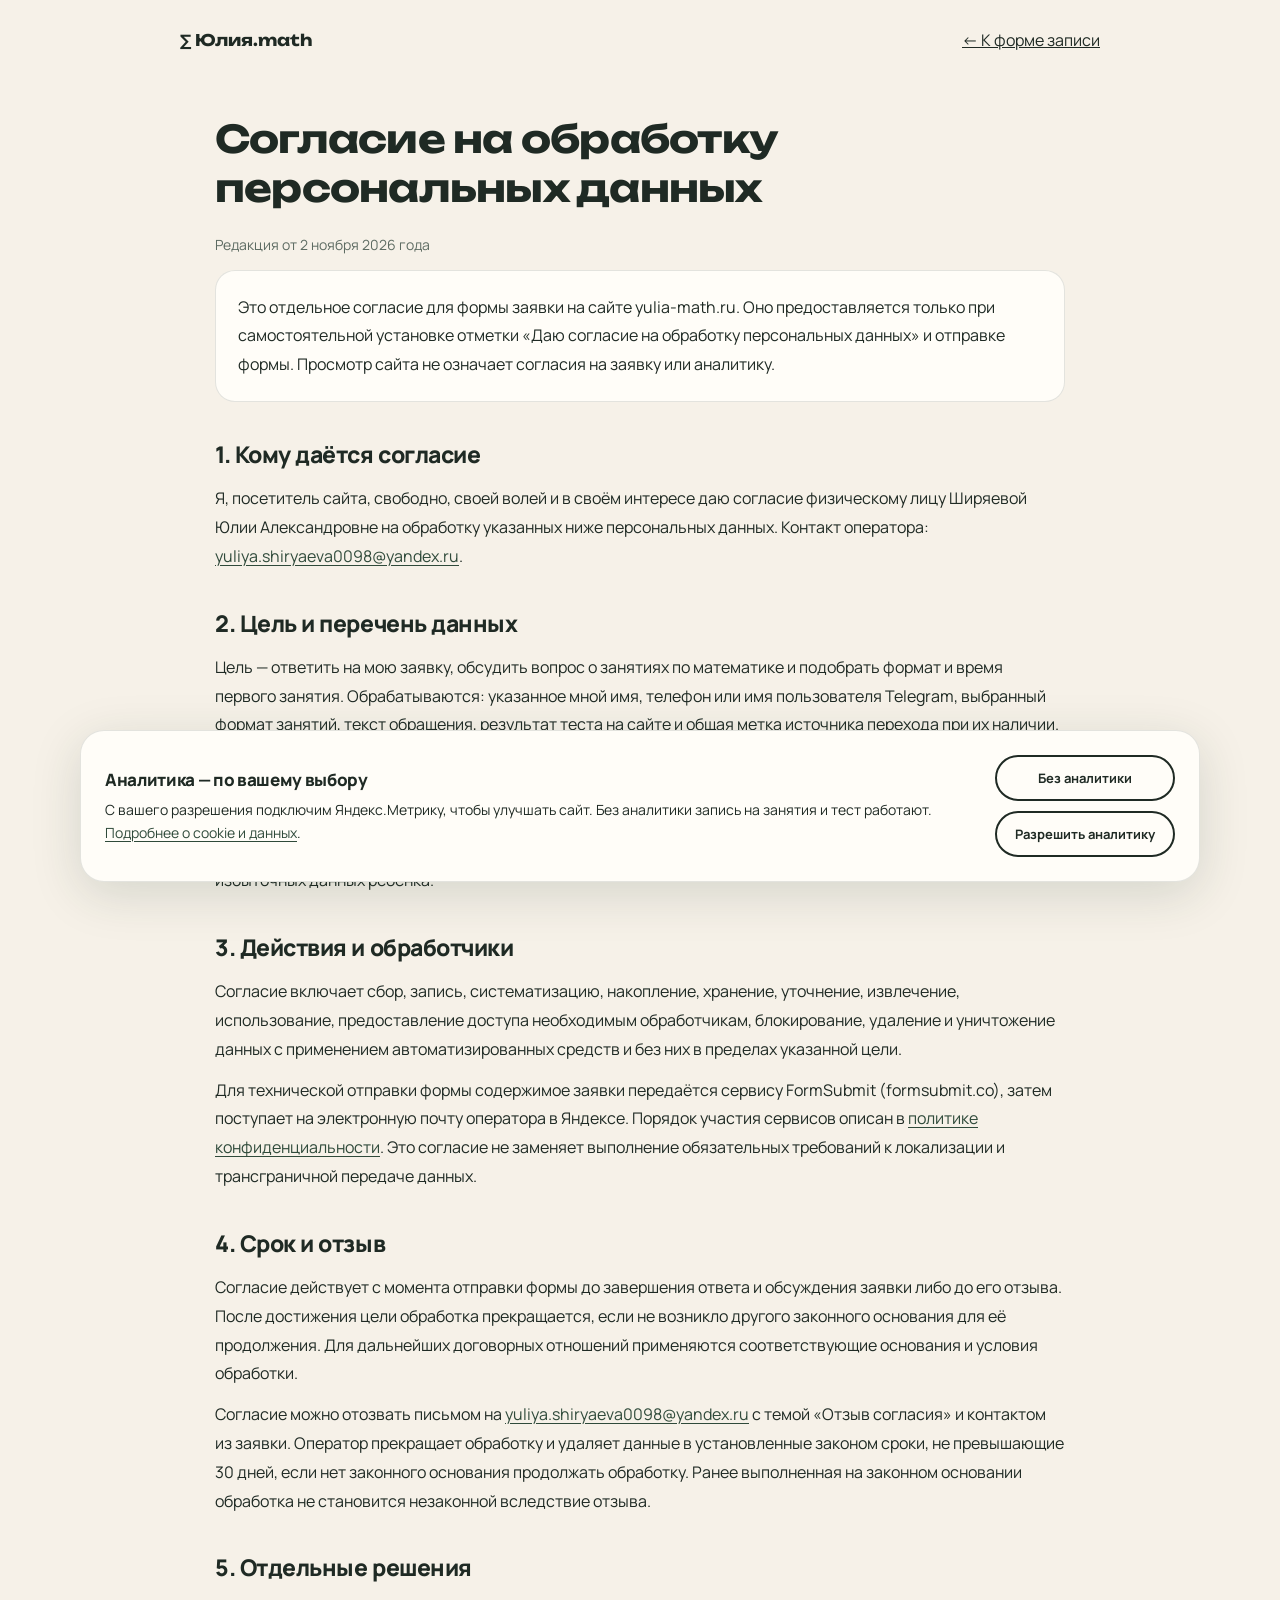
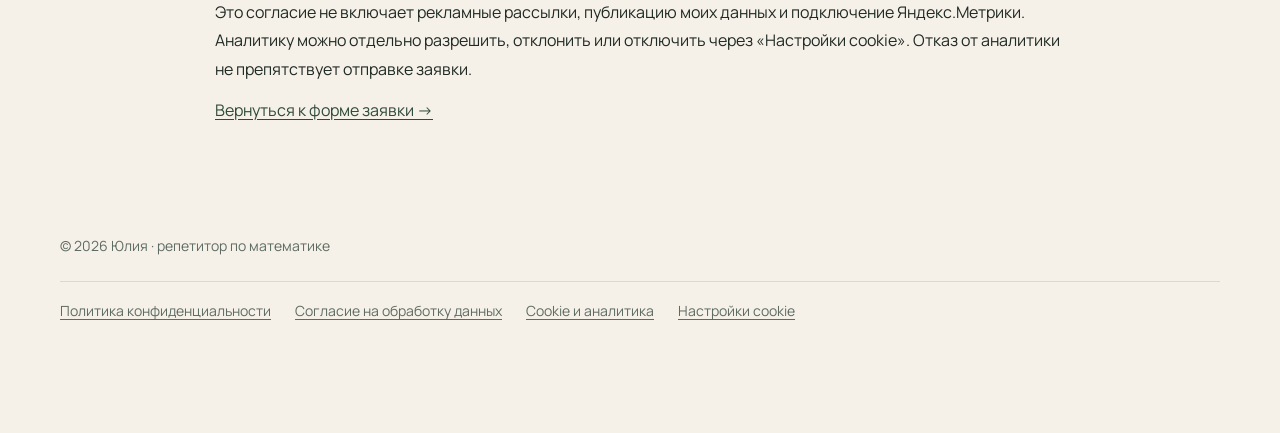
<file: consent.html>
<!doctype html>
<html lang="ru">
<head>
  <meta charset="utf-8" />
  <meta name="viewport" content="width=device-width, initial-scale=1" />
  <meta name="color-scheme" content="light only" />
  <title>Согласие на обработку персональных данных — Юлия.math</title>
  <meta name="description" content="Согласие на обработку персональных данных сайта yulia-math.ru. Оператор: Ширяева Юлия Александровна." />
  <link rel="canonical" href="https://yulia-math.ru/consent.html" />
  <link rel="preconnect" href="https://fonts.googleapis.com" />
  <link rel="preconnect" href="https://fonts.gstatic.com" crossorigin />
  <link href="https://fonts.googleapis.com/css2?family=Unbounded:wght@500;700;900&family=Manrope:wght@400;500;700;800&display=swap" rel="stylesheet" />
  <link rel="stylesheet" href="css/style.css?v=20261102-2" />
</head>
<body>
  <header class="legal-header"><a class="logo" href="index.html">∑ Юлия.math</a><a href="index.html#contacts">← К форме записи</a></header>
  <main class="legal-content"><h1>Согласие на обработку персональных данных</h1><p class="legal-date">Редакция от 2 ноября 2026 года</p>
<p class="legal-summary">Это отдельное согласие для формы заявки на сайте yulia-math.ru. Оно предоставляется только при самостоятельной установке отметки «Даю согласие на обработку персональных данных» и отправке формы. Просмотр сайта не означает согласия на заявку или аналитику.</p>
<h2>1. Кому даётся согласие</h2>
<p>Я, посетитель сайта, свободно, своей волей и в своём интересе даю согласие физическому лицу Ширяевой Юлии Александровне на обработку указанных ниже персональных данных. Контакт оператора: <a href="mailto:yuliya.shiryaeva0098@yandex.ru">yuliya.shiryaeva0098@yandex.ru</a>.</p>
<h2>2. Цель и перечень данных</h2>
<p>Цель — ответить на мою заявку, обсудить вопрос о занятиях по математике и подобрать формат и время первого занятия. Обрабатываются: указанное мной имя, телефон или имя пользователя Telegram, выбранный формат занятий, текст обращения, результат теста на сайте и общая метка источника перехода при их наличии. Вместе с заявкой передаются версия согласия, ссылка на его текст, дата и время отправки и подтверждение отметки в форме.</p>
<p>Я указываю собственный контакт. Если обращаюсь о занятиях для ребёнка, оставляю контакт взрослого заявителя; это согласие не предназначено для сбора паспортных данных, сведений о здоровье или других избыточных данных ребёнка.</p>
<h2>3. Действия и обработчики</h2>
<p>Согласие включает сбор, запись, систематизацию, накопление, хранение, уточнение, извлечение, использование, предоставление доступа необходимым обработчикам, блокирование, удаление и уничтожение данных с применением автоматизированных средств и без них в пределах указанной цели.</p>
<p>Для технической отправки формы содержимое заявки передаётся сервису FormSubmit (formsubmit.co), затем поступает на электронную почту оператора в Яндексе. Порядок участия сервисов описан в <a href="privacy.html">политике конфиденциальности</a>. Это согласие не заменяет выполнение обязательных требований к локализации и трансграничной передаче данных.</p>
<h2>4. Срок и отзыв</h2>
<p>Согласие действует с момента отправки формы до завершения ответа и обсуждения заявки либо до его отзыва. После достижения цели обработка прекращается, если не возникло другого законного основания для её продолжения. Для дальнейших договорных отношений применяются соответствующие основания и условия обработки.</p>
<p>Согласие можно отозвать письмом на <a href="mailto:yuliya.shiryaeva0098@yandex.ru">yuliya.shiryaeva0098@yandex.ru</a> с темой «Отзыв согласия» и контактом из заявки. Оператор прекращает обработку и удаляет данные в установленные законом сроки, не превышающие 30 дней, если нет законного основания продолжать обработку. Ранее выполненная на законном основании обработка не становится незаконной вследствие отзыва.</p>
<h2>5. Отдельные решения</h2>
<p>Это согласие не включает рекламные рассылки, публикацию моих данных и подключение Яндекс.Метрики. Аналитику можно отдельно разрешить, отклонить или отключить через «Настройки cookie». Отказ от аналитики не препятствует отправке заявки.</p>
<p><a href="index.html#contacts">Вернуться к форме заявки →</a></p>
</main>
  <footer class="footer"><span>© 2026 Юлия · репетитор по математике</span>    <nav class="footer-legal" aria-label="Правовая информация">
      <a href="privacy.html">Политика конфиденциальности</a>
      <a href="consent.html">Согласие на обработку данных</a>
      <a href="cookies.html">Cookie и аналитика</a>
      <button type="button" class="privacy-settings" data-cookie-settings>Настройки cookie</button>
    </nav></footer>
    <section class="cookie-notice" id="cookieNotice" aria-labelledby="cookieTitle" hidden>
    <div>
      <h2 id="cookieTitle">Аналитика — по вашему выбору</h2>
      <p>С вашего разрешения подключим Яндекс.Метрику, чтобы улучшать сайт. Без аналитики запись на занятия и тест работают. <a href="cookies.html">Подробнее о cookie и данных</a>.</p>
      <p class="cookie-status" id="cookieStatus" role="status"></p>
    </div>
    <div class="cookie-actions">
      <button type="button" class="btn btn-ghost" id="analyticsReject">Без аналитики</button>
      <button type="button" class="btn btn-ghost" id="analyticsAccept">Разрешить аналитику</button>
    </div>
  </section>
  <script src="js/privacy.js?v=20261102-2"></script>
</body>
</html>
</file>
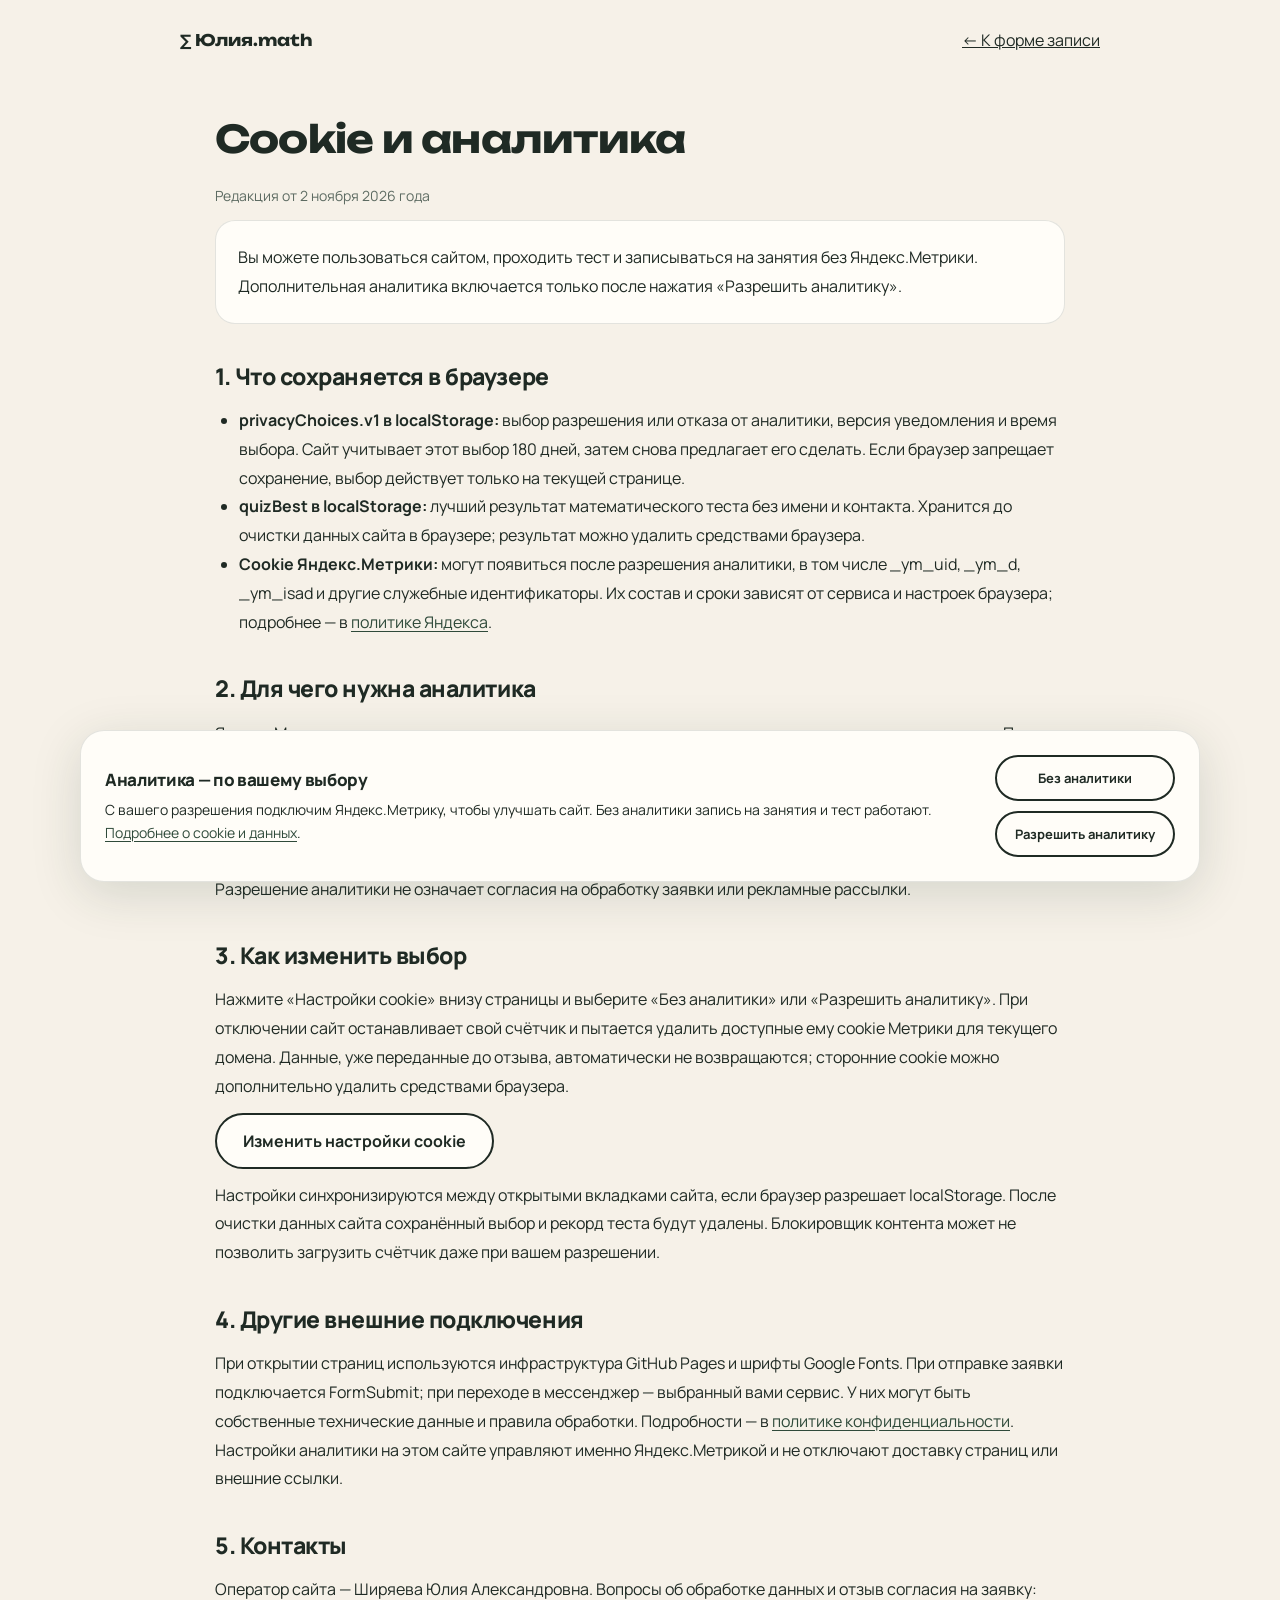
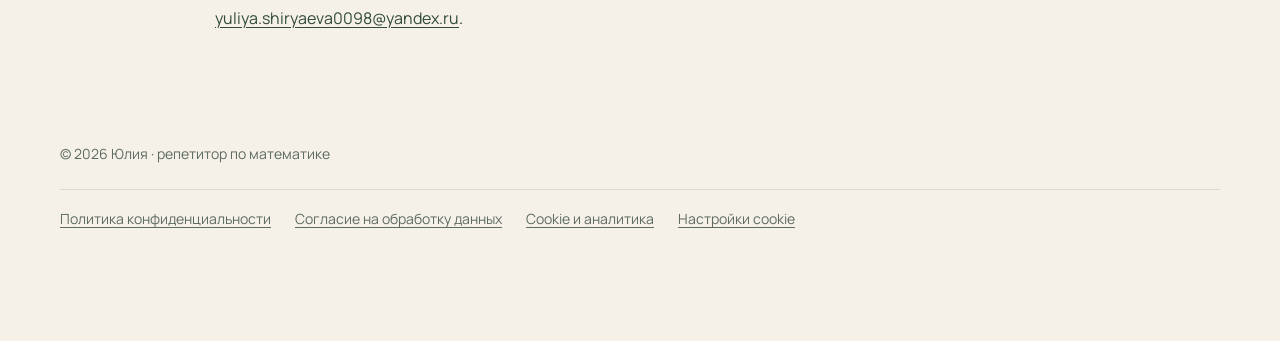
<file: cookies.html>
<!doctype html>
<html lang="ru">
<head>
  <meta charset="utf-8" />
  <meta name="viewport" content="width=device-width, initial-scale=1" />
  <meta name="color-scheme" content="light only" />
  <title>Cookie и аналитика — Юлия.math</title>
  <meta name="description" content="Cookie и аналитика сайта yulia-math.ru. Оператор: Ширяева Юлия Александровна." />
  <link rel="canonical" href="https://yulia-math.ru/cookies.html" />
  <link rel="preconnect" href="https://fonts.googleapis.com" />
  <link rel="preconnect" href="https://fonts.gstatic.com" crossorigin />
  <link href="https://fonts.googleapis.com/css2?family=Unbounded:wght@500;700;900&family=Manrope:wght@400;500;700;800&display=swap" rel="stylesheet" />
  <link rel="stylesheet" href="css/style.css?v=20261102-2" />
</head>
<body>
  <header class="legal-header"><a class="logo" href="index.html">∑ Юлия.math</a><a href="index.html#contacts">← К форме записи</a></header>
  <main class="legal-content"><h1>Cookie и аналитика</h1><p class="legal-date">Редакция от 2 ноября 2026 года</p>
<p class="legal-summary">Вы можете пользоваться сайтом, проходить тест и записываться на занятия без Яндекс.Метрики. Дополнительная аналитика включается только после нажатия «Разрешить аналитику».</p>
<h2>1. Что сохраняется в браузере</h2>
<ul><li><strong>privacyChoices.v1 в localStorage:</strong> выбор разрешения или отказа от аналитики, версия уведомления и время выбора. Сайт учитывает этот выбор 180 дней, затем снова предлагает его сделать. Если браузер запрещает сохранение, выбор действует только на текущей странице.</li>
<li><strong>quizBest в localStorage:</strong> лучший результат математического теста без имени и контакта. Хранится до очистки данных сайта в браузере; результат можно удалить средствами браузера.</li>
<li><strong>Cookie Яндекс.Метрики:</strong> могут появиться после разрешения аналитики, в том числе _ym_uid, _ym_d, _ym_isad и другие служебные идентификаторы. Их состав и сроки зависят от сервиса и настроек браузера; подробнее — в <a href="https://yandex.ru/legal/confidential/" target="_blank" rel="noopener">политике Яндекса</a>.</li></ul>
<h2>2. Для чего нужна аналитика</h2>
<p>Яндекс.Метрика помогает понять, какие разделы посещают, запускают ли тест и переходят ли к записи. При разрешении она может получать IP-адрес, сведения о браузере и устройстве, просмотренных страницах, источнике перехода, действиях и идентификаторах cookie. Счётчик сайта — 113329618.</p>
<p>Вебвизор в коде сайта отключён. Сайт не отправляет введённые в форму имя, контакт и сообщение как параметры аналитических целей; для полей дополнительно запрещена запись вводимого содержимого. Разрешение аналитики не означает согласия на обработку заявки или рекламные рассылки.</p>
<h2>3. Как изменить выбор</h2>
<p>Нажмите «Настройки cookie» внизу страницы и выберите «Без аналитики» или «Разрешить аналитику». При отключении сайт останавливает свой счётчик и пытается удалить доступные ему cookie Метрики для текущего домена. Данные, уже переданные до отзыва, автоматически не возвращаются; сторонние cookie можно дополнительно удалить средствами браузера.</p>
<p><button type="button" class="btn btn-ghost" data-cookie-settings>Изменить настройки cookie</button></p>
<p>Настройки синхронизируются между открытыми вкладками сайта, если браузер разрешает localStorage. После очистки данных сайта сохранённый выбор и рекорд теста будут удалены. Блокировщик контента может не позволить загрузить счётчик даже при вашем разрешении.</p>
<h2>4. Другие внешние подключения</h2>
<p>При открытии страниц используются инфраструктура GitHub Pages и шрифты Google Fonts. При отправке заявки подключается FormSubmit; при переходе в мессенджер — выбранный вами сервис. У них могут быть собственные технические данные и правила обработки. Подробности — в <a href="privacy.html">политике конфиденциальности</a>. Настройки аналитики на этом сайте управляют именно Яндекс.Метрикой и не отключают доставку страниц или внешние ссылки.</p>
<h2>5. Контакты</h2>
<p>Оператор сайта — Ширяева Юлия Александровна. Вопросы об обработке данных и отзыв согласия на заявку: <a href="mailto:yuliya.shiryaeva0098@yandex.ru">yuliya.shiryaeva0098@yandex.ru</a>.</p>
</main>
  <footer class="footer"><span>© 2026 Юлия · репетитор по математике</span>    <nav class="footer-legal" aria-label="Правовая информация">
      <a href="privacy.html">Политика конфиденциальности</a>
      <a href="consent.html">Согласие на обработку данных</a>
      <a href="cookies.html">Cookie и аналитика</a>
      <button type="button" class="privacy-settings" data-cookie-settings>Настройки cookie</button>
    </nav></footer>
    <section class="cookie-notice" id="cookieNotice" aria-labelledby="cookieTitle" hidden>
    <div>
      <h2 id="cookieTitle">Аналитика — по вашему выбору</h2>
      <p>С вашего разрешения подключим Яндекс.Метрику, чтобы улучшать сайт. Без аналитики запись на занятия и тест работают. <a href="cookies.html">Подробнее о cookie и данных</a>.</p>
      <p class="cookie-status" id="cookieStatus" role="status"></p>
    </div>
    <div class="cookie-actions">
      <button type="button" class="btn btn-ghost" id="analyticsReject">Без аналитики</button>
      <button type="button" class="btn btn-ghost" id="analyticsAccept">Разрешить аналитику</button>
    </div>
  </section>
  <script src="js/privacy.js?v=20261102-2"></script>
</body>
</html>
</file>
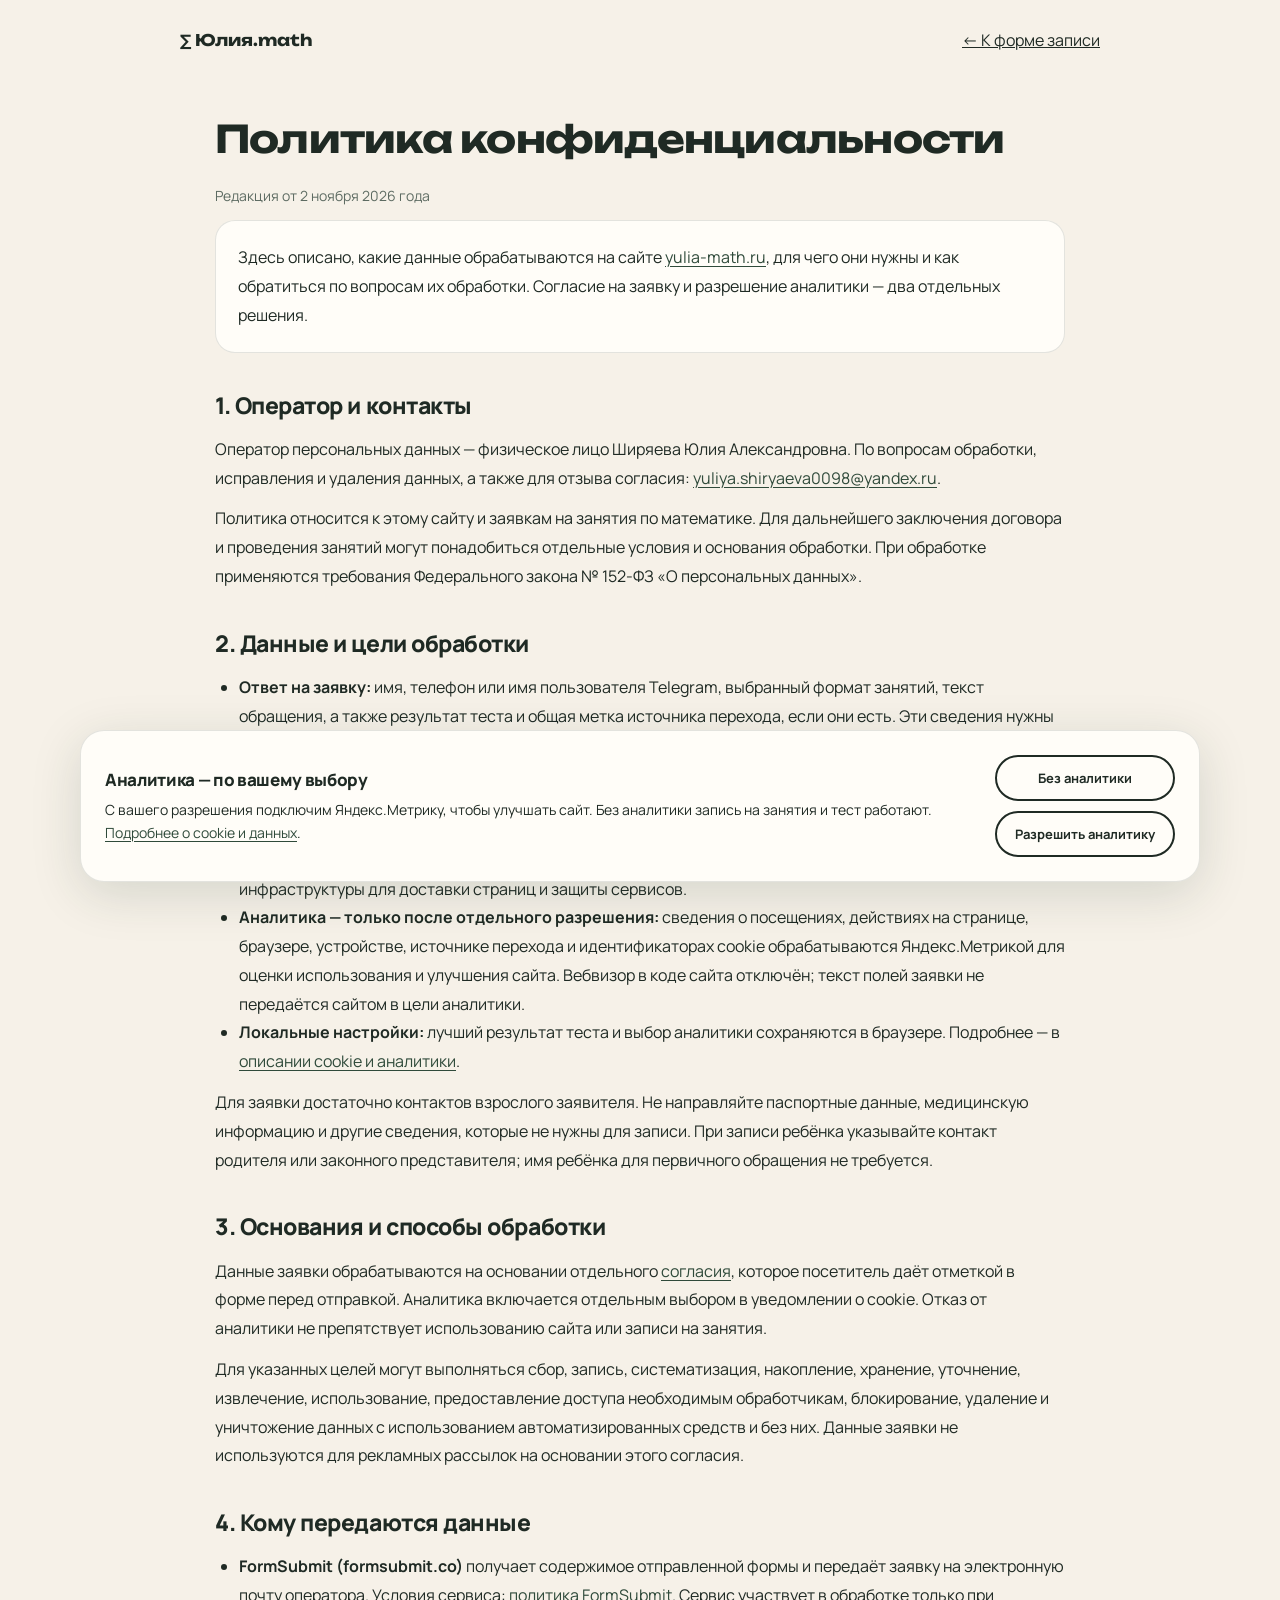
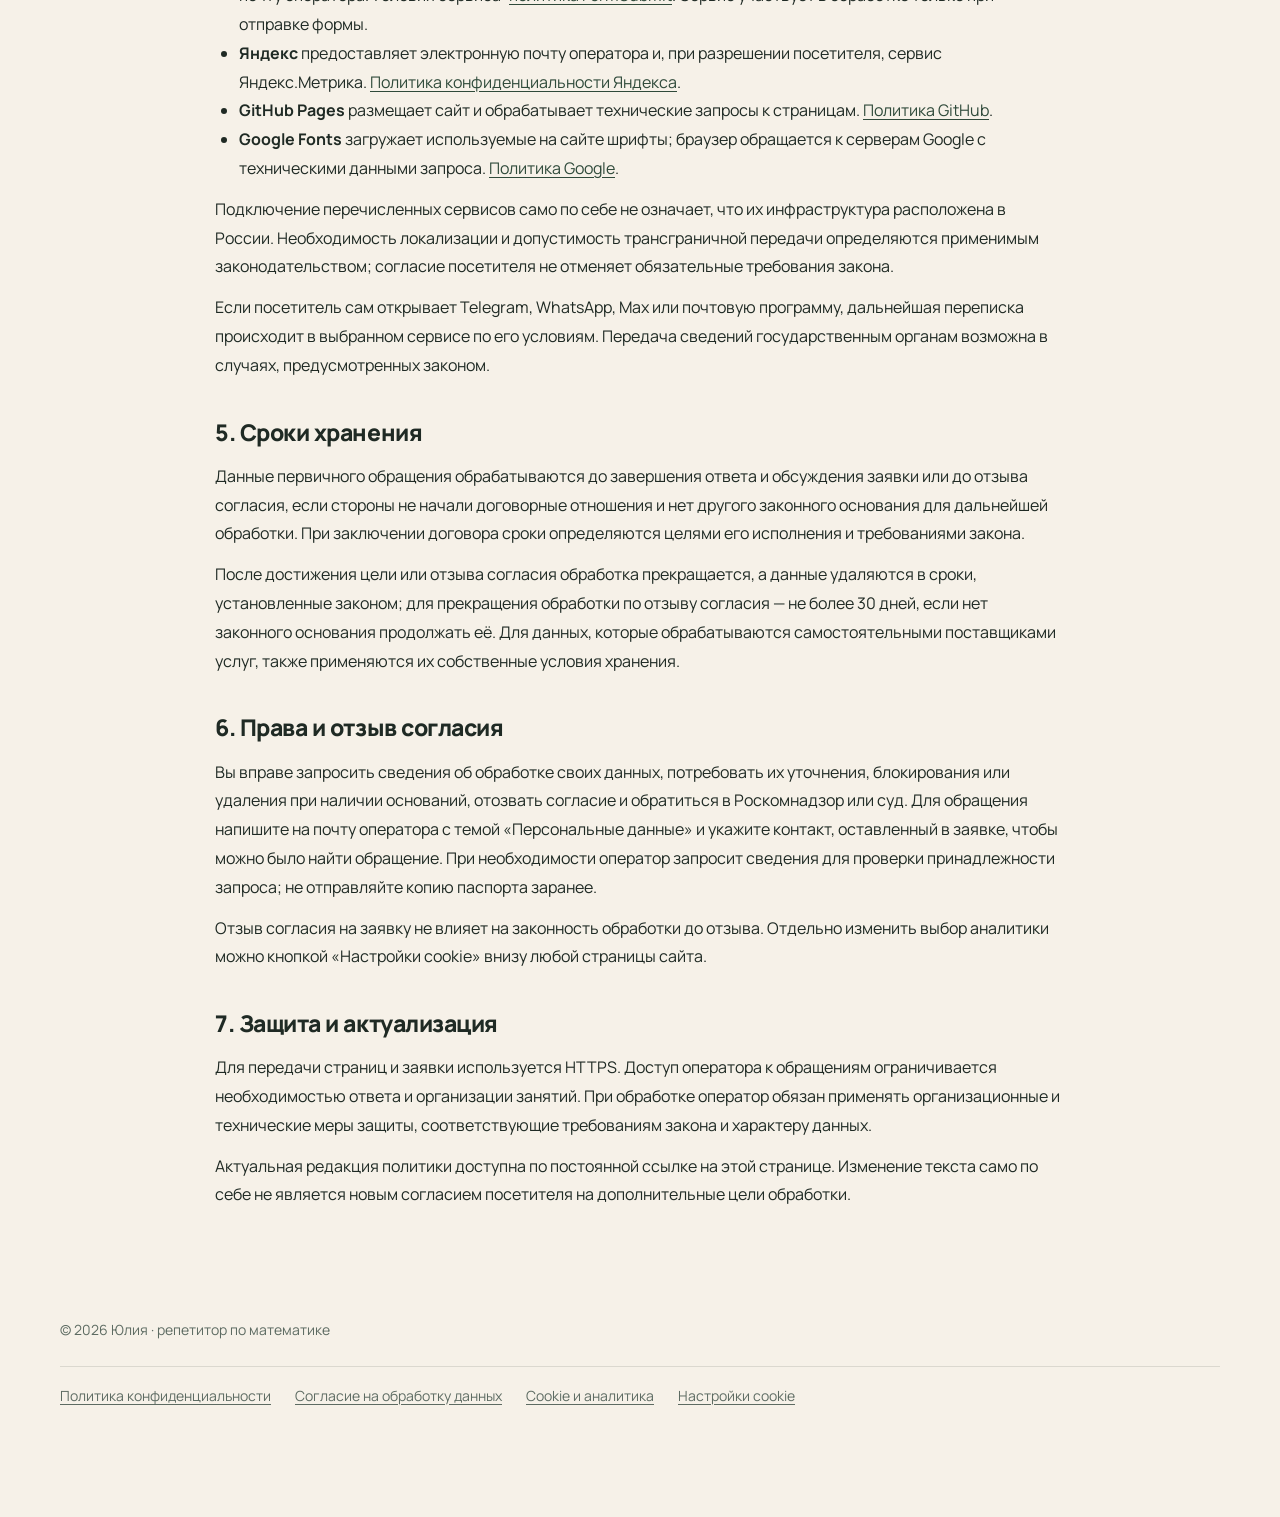
<file: privacy.html>
<!doctype html>
<html lang="ru">
<head>
  <meta charset="utf-8" />
  <meta name="viewport" content="width=device-width, initial-scale=1" />
  <meta name="color-scheme" content="light only" />
  <title>Политика конфиденциальности — Юлия.math</title>
  <meta name="description" content="Политика конфиденциальности сайта yulia-math.ru. Оператор: Ширяева Юлия Александровна." />
  <link rel="canonical" href="https://yulia-math.ru/privacy.html" />
  <link rel="preconnect" href="https://fonts.googleapis.com" />
  <link rel="preconnect" href="https://fonts.gstatic.com" crossorigin />
  <link href="https://fonts.googleapis.com/css2?family=Unbounded:wght@500;700;900&family=Manrope:wght@400;500;700;800&display=swap" rel="stylesheet" />
  <link rel="stylesheet" href="css/style.css?v=20261102-2" />
</head>
<body>
  <header class="legal-header"><a class="logo" href="index.html">∑ Юлия.math</a><a href="index.html#contacts">← К форме записи</a></header>
  <main class="legal-content"><h1>Политика конфиденциальности</h1><p class="legal-date">Редакция от 2 ноября 2026 года</p>
<p class="legal-summary">Здесь описано, какие данные обрабатываются на сайте <a href="https://yulia-math.ru/">yulia-math.ru</a>, для чего они нужны и как обратиться по вопросам их обработки. Согласие на заявку и разрешение аналитики — два отдельных решения.</p>
<h2>1. Оператор и контакты</h2>
<p>Оператор персональных данных — физическое лицо Ширяева Юлия Александровна. По вопросам обработки, исправления и удаления данных, а также для отзыва согласия: <a href="mailto:yuliya.shiryaeva0098@yandex.ru">yuliya.shiryaeva0098@yandex.ru</a>.</p>
<p>Политика относится к этому сайту и заявкам на занятия по математике. Для дальнейшего заключения договора и проведения занятий могут понадобиться отдельные условия и основания обработки. При обработке применяются требования Федерального закона № 152-ФЗ «О персональных данных».</p>
<h2>2. Данные и цели обработки</h2>
<ul><li><strong>Ответ на заявку:</strong> имя, телефон или имя пользователя Telegram, выбранный формат занятий, текст обращения, а также результат теста и общая метка источника перехода, если они есть. Эти сведения нужны для ответа, обсуждения запроса и подбора формата занятий.</li>
<li><strong>Подтверждение согласия:</strong> отметка о согласии, версия и ссылка на его текст, дата и время отправки в UTC передаются вместе с заявкой.</li>
<li><strong>Работа сайта:</strong> технические данные, передаваемые при HTTP-запросах, включая IP-адрес, сведения о браузере и устройстве, адрес запрошенной страницы. Они могут обрабатываться поставщиками инфраструктуры для доставки страниц и защиты сервисов.</li>
<li><strong>Аналитика — только после отдельного разрешения:</strong> сведения о посещениях, действиях на странице, браузере, устройстве, источнике перехода и идентификаторах cookie обрабатываются Яндекс.Метрикой для оценки использования и улучшения сайта. Вебвизор в коде сайта отключён; текст полей заявки не передаётся сайтом в цели аналитики.</li>
<li><strong>Локальные настройки:</strong> лучший результат теста и выбор аналитики сохраняются в браузере. Подробнее — в <a href="cookies.html">описании cookie и аналитики</a>.</li></ul>
<p>Для заявки достаточно контактов взрослого заявителя. Не направляйте паспортные данные, медицинскую информацию и другие сведения, которые не нужны для записи. При записи ребёнка указывайте контакт родителя или законного представителя; имя ребёнка для первичного обращения не требуется.</p>
<h2>3. Основания и способы обработки</h2>
<p>Данные заявки обрабатываются на основании отдельного <a href="consent.html">согласия</a>, которое посетитель даёт отметкой в форме перед отправкой. Аналитика включается отдельным выбором в уведомлении о cookie. Отказ от аналитики не препятствует использованию сайта или записи на занятия.</p>
<p>Для указанных целей могут выполняться сбор, запись, систематизация, накопление, хранение, уточнение, извлечение, использование, предоставление доступа необходимым обработчикам, блокирование, удаление и уничтожение данных с использованием автоматизированных средств и без них. Данные заявки не используются для рекламных рассылок на основании этого согласия.</p>
<h2>4. Кому передаются данные</h2>
<ul><li><strong>FormSubmit (formsubmit.co)</strong> получает содержимое отправленной формы и передаёт заявку на электронную почту оператора. Условия сервиса: <a href="https://formsubmit.co/privacy.pdf" rel="noopener" target="_blank">политика FormSubmit</a>. Сервис участвует в обработке только при отправке формы.</li>
<li><strong>Яндекс</strong> предоставляет электронную почту оператора и, при разрешении посетителя, сервис Яндекс.Метрика. <a href="https://yandex.ru/legal/confidential/" target="_blank" rel="noopener">Политика конфиденциальности Яндекса</a>.</li>
<li><strong>GitHub Pages</strong> размещает сайт и обрабатывает технические запросы к страницам. <a href="https://docs.github.com/en/site-policy/privacy-policies/github-general-privacy-statement" target="_blank" rel="noopener">Политика GitHub</a>.</li>
<li><strong>Google Fonts</strong> загружает используемые на сайте шрифты; браузер обращается к серверам Google с техническими данными запроса. <a href="https://policies.google.com/privacy" target="_blank" rel="noopener">Политика Google</a>.</li></ul>
<p>Подключение перечисленных сервисов само по себе не означает, что их инфраструктура расположена в России. Необходимость локализации и допустимость трансграничной передачи определяются применимым законодательством; согласие посетителя не отменяет обязательные требования закона.</p>
<p>Если посетитель сам открывает Telegram, WhatsApp, Max или почтовую программу, дальнейшая переписка происходит в выбранном сервисе по его условиям. Передача сведений государственным органам возможна в случаях, предусмотренных законом.</p>
<h2>5. Сроки хранения</h2>
<p>Данные первичного обращения обрабатываются до завершения ответа и обсуждения заявки или до отзыва согласия, если стороны не начали договорные отношения и нет другого законного основания для дальнейшей обработки. При заключении договора сроки определяются целями его исполнения и требованиями закона.</p>
<p>После достижения цели или отзыва согласия обработка прекращается, а данные удаляются в сроки, установленные законом; для прекращения обработки по отзыву согласия — не более 30 дней, если нет законного основания продолжать её. Для данных, которые обрабатываются самостоятельными поставщиками услуг, также применяются их собственные условия хранения.</p>
<h2>6. Права и отзыв согласия</h2>
<p>Вы вправе запросить сведения об обработке своих данных, потребовать их уточнения, блокирования или удаления при наличии оснований, отозвать согласие и обратиться в Роскомнадзор или суд. Для обращения напишите на почту оператора с темой «Персональные данные» и укажите контакт, оставленный в заявке, чтобы можно было найти обращение. При необходимости оператор запросит сведения для проверки принадлежности запроса; не отправляйте копию паспорта заранее.</p>
<p>Отзыв согласия на заявку не влияет на законность обработки до отзыва. Отдельно изменить выбор аналитики можно кнопкой «Настройки cookie» внизу любой страницы сайта.</p>
<h2>7. Защита и актуализация</h2>
<p>Для передачи страниц и заявки используется HTTPS. Доступ оператора к обращениям ограничивается необходимостью ответа и организации занятий. При обработке оператор обязан применять организационные и технические меры защиты, соответствующие требованиям закона и характеру данных.</p>
<p>Актуальная редакция политики доступна по постоянной ссылке на этой странице. Изменение текста само по себе не является новым согласием посетителя на дополнительные цели обработки.</p>
</main>
  <footer class="footer"><span>© 2026 Юлия · репетитор по математике</span>    <nav class="footer-legal" aria-label="Правовая информация">
      <a href="privacy.html">Политика конфиденциальности</a>
      <a href="consent.html">Согласие на обработку данных</a>
      <a href="cookies.html">Cookie и аналитика</a>
      <button type="button" class="privacy-settings" data-cookie-settings>Настройки cookie</button>
    </nav></footer>
    <section class="cookie-notice" id="cookieNotice" aria-labelledby="cookieTitle" hidden>
    <div>
      <h2 id="cookieTitle">Аналитика — по вашему выбору</h2>
      <p>С вашего разрешения подключим Яндекс.Метрику, чтобы улучшать сайт. Без аналитики запись на занятия и тест работают. <a href="cookies.html">Подробнее о cookie и данных</a>.</p>
      <p class="cookie-status" id="cookieStatus" role="status"></p>
    </div>
    <div class="cookie-actions">
      <button type="button" class="btn btn-ghost" id="analyticsReject">Без аналитики</button>
      <button type="button" class="btn btn-ghost" id="analyticsAccept">Разрешить аналитику</button>
    </div>
  </section>
  <script src="js/privacy.js?v=20261102-2"></script>
</body>
</html>
</file>
<file: css/style.css>
:root {
  --bg: #f6f1e8;
  --paper: #fffdf8;
  --ink: #1f2a24;
  --muted: #5d6b62;
  --sage: #a9bfa8;
  --sage-light: #dfe8dc;
  --forest: #2f4a3a;
  --coral: #ff4f7b;
  --coral-soft: #ffe1e8;
  --sun: #ffd166;
  --line: rgba(31, 42, 36, .12);
  --radius: 28px;
  --shadow: 0 20px 60px -20px rgba(47, 74, 58, .35);
}

* { box-sizing: border-box; margin: 0; padding: 0; }
html { scroll-behavior: smooth; overflow-x: hidden; }
html, body { max-width: 100%; }
body {
  font-family: "Manrope", system-ui, sans-serif;
  background: var(--bg);
  color: var(--ink);
  line-height: 1.6;
  overflow-x: hidden;
  -webkit-font-smoothing: antialiased;
}
img { max-width: 100%; display: block; }
a { color: inherit; }
h1, h2, h3 { font-family: "Unbounded", sans-serif; line-height: 1.1; letter-spacing: -.02em; }
h2 { font-size: clamp(28px, 4.5vw, 52px); }
b { font-weight: 800; }
.muted { color: var(--muted); }
.tiny { font-size: 13px; margin-top: 14px; }
.hidden { display: none !important; }
.w-full { width: 100%; }

/* ---------- formula background ---------- */
.formula-bg { position: fixed; inset: 0; pointer-events: none; z-index: 0; overflow: hidden; }
.formula-bg span {
  position: absolute; font-family: "Unbounded", system-ui, sans-serif; color: var(--forest); opacity: .07;
  animation: floatUp linear infinite; white-space: nowrap;
}
@keyframes floatUp {
  from { transform: translateY(110vh) rotate(0deg); }
  to { transform: translateY(-20vh) rotate(25deg); }
}

/* ---------- nav ---------- */
.nav {
  position: fixed; top: 14px; left: 50%; transform: translateX(-50%);
  width: min(1160px, calc(100% - 24px)); z-index: 50;
  display: flex; align-items: center; justify-content: space-between; gap: 16px;
  padding: 10px 10px 10px 20px; border-radius: 999px;
  background: rgba(255, 253, 248, .72); backdrop-filter: blur(16px);
  border: 1px solid var(--line); transition: box-shadow .3s;
}
.nav.scrolled { box-shadow: var(--shadow); }
.logo { font-family: "Unbounded", system-ui, sans-serif; font-weight: 700; text-decoration: none; display: flex; align-items: center; gap: 8px; }
.logo-mark { width: 32px; height: 32px; border-radius: 10px; background: var(--forest); color: var(--bg); display: grid; place-items: center; }
.logo-dot { color: var(--coral); }
.nav-links { display: flex; gap: 26px; }
.nav-links a { text-decoration: none; font-weight: 600; font-size: 15px; opacity: .75; transition: opacity .2s; }
.nav-links a:hover { opacity: 1; }

/* ---------- buttons ---------- */
.btn {
  display: inline-flex; align-items: center; justify-content: center; gap: 8px;
  font: 700 16px "Manrope", system-ui, sans-serif; text-decoration: none; cursor: pointer;
  padding: 15px 26px; border-radius: 999px; border: 2px solid transparent;
  transition: transform .2s, box-shadow .2s, background .2s;
}
.btn:hover { transform: translateY(-2px); }
.btn:active { transform: translateY(0) scale(.98); }
.btn-sm { padding: 10px 18px; font-size: 14px; background: var(--forest); color: var(--bg); }
.btn-lg { padding: 18px 32px; font-size: 17px; }
.btn-primary { background: var(--coral); color: #fff; box-shadow: 0 10px 30px -8px rgba(255, 79, 123, .6); }
.btn-primary:hover { box-shadow: 0 16px 40px -8px rgba(255, 79, 123, .7); }
.btn-ghost { background: var(--paper); border-color: var(--ink); color: var(--ink); }
.btn-light { background: var(--bg); color: var(--forest); }
.btn-outline-light { background: transparent; border-color: var(--bg); color: var(--bg); }
.link-btn { background: none; border: 0; font: 600 15px "Manrope", system-ui, sans-serif; color: var(--muted); text-decoration: underline; cursor: pointer; margin-top: 12px; }

/* ---------- layout ---------- */
section, header, footer, .marquee { position: relative; z-index: 1; }
.section { width: min(1160px, calc(100% - 32px)); margin: 0 auto; padding: 110px 0 0; }
.section-head { text-align: center; max-width: 720px; margin: 0 auto 48px; }
.section-head p { margin-top: 16px; color: var(--muted); font-size: 18px; }
.section-head .btn { margin-top: 28px; }
.kicker {
  display: inline-block; font-weight: 800; font-size: 13px; letter-spacing: .12em; text-transform: uppercase;
  color: var(--forest); background: var(--sage-light); padding: 6px 14px; border-radius: 999px; margin-bottom: 18px;
}
.kicker.light { background: rgba(255, 255, 255, .15); color: var(--bg); }

/* ---------- hero ---------- */
.hero {
  width: min(1160px, calc(100% - 32px)); margin: 0 auto; min-height: 100vh;
  display: grid; grid-template-columns: 1.1fr .9fr; gap: 48px; align-items: center;
  padding: 120px 0 60px;
}
.pill {
  display: inline-flex; align-items: center; gap: 10px; font-weight: 700; font-size: 14px;
  background: var(--paper); border: 1px solid var(--line); padding: 8px 16px; border-radius: 999px; margin-bottom: 24px;
}
.pulse { width: 9px; height: 9px; border-radius: 50%; background: #2ecc71; box-shadow: 0 0 0 0 rgba(46, 204, 113, .6); animation: pulse 1.8s infinite; }
@keyframes pulse { to { box-shadow: 0 0 0 12px rgba(46, 204, 113, 0); } }
h1 { font-size: clamp(40px, 6.4vw, 82px); font-weight: 900; }
.scribble { position: relative; color: var(--coral); white-space: nowrap; }
.scribble::after {
  content: ""; position: absolute; left: -4%; right: -4%; bottom: -.08em; height: .3em;
  background: url("data:image/svg+xml,%3Csvg xmlns='http://www.w3.org/2000/svg' viewBox='0 0 200 20' preserveAspectRatio='none'%3E%3Cpath d='M2 14 C 40 4, 80 18, 120 8 S 180 6, 198 12' fill='none' stroke='%23ffd166' stroke-width='6' stroke-linecap='round'/%3E%3C/svg%3E") no-repeat center / 100% 100%;
  z-index: -1; transform-origin: left; animation: draw 1.2s .6s both cubic-bezier(.6, 0, .2, 1);
}
@keyframes draw { from { transform: scaleX(0); } }
.lead { font-size: 19px; color: var(--muted); max-width: 540px; margin: 26px 0 34px; }
.hero-cta { display: flex; gap: 14px; flex-wrap: wrap; }
.hero-cta.center { justify-content: center; }
.stats { display: flex; gap: 40px; margin-top: 48px; flex-wrap: wrap; }
.stats b { font-family: "Unbounded", system-ui, sans-serif; font-size: 34px; display: block; color: var(--forest); }
.stats span { font-size: 14px; color: var(--muted); font-weight: 600; }

.hero-visual { position: relative; }
.photo-card {
  position: relative; border-radius: 36px; overflow: hidden; aspect-ratio: 4 / 5;
  background: linear-gradient(145deg, var(--sage-light), var(--sage)); box-shadow: var(--shadow);
  transition: transform .2s ease-out;
}
.photo-card img { width: 100%; height: 100%; object-fit: cover; }
.photo-fallback {
  display: none; position: absolute; inset: 0; place-items: center;
  font: 900 160px "Unbounded", system-ui, sans-serif; color: rgba(255, 255, 255, .7);
}
.photo-card.no-photo img { display: none; }
.photo-card.no-photo .photo-fallback { display: grid; }
.sticker {
  position: absolute; background: var(--paper); padding: 12px 18px; border-radius: 18px;
  font-weight: 800; font-size: 14px; line-height: 1.3; box-shadow: var(--shadow);
  animation: bob 4s ease-in-out infinite;
}
.s1 { top: 8%; left: -40px; transform: rotate(-6deg); }
.s2 { bottom: 16%; right: -30px; animation-delay: -1.5s; background: var(--sun); }
@keyframes bob { 50% { translate: 0 -12px; } }

/* ---------- marquee ---------- */
.marquee { background: var(--forest); color: var(--bg); padding: 18px 0; overflow: hidden; transform: rotate(-1.5deg); margin: 20px -20px 0; }
.marquee-track { display: flex; gap: 34px; width: max-content; animation: marquee 30s linear infinite; font: 700 20px "Unbounded", system-ui, sans-serif; }
@keyframes marquee { to { transform: translateX(-50%); } }

/* ---------- quiz ---------- */
.challenge-banner {
  max-width: 640px; margin: 0 auto 30px; text-align: center; padding: 16px 22px;
  background: var(--sun); border-radius: 20px; font-weight: 700; animation: shake .6s .3s;
}
@keyframes shake { 25% { transform: rotate(-2deg); } 75% { transform: rotate(2deg); } }
.quiz-card {
  max-width: 680px; margin: 0 auto; background: var(--paper); border-radius: var(--radius);
  border: 2px solid var(--ink); box-shadow: 10px 10px 0 var(--ink); padding: 44px; min-height: 420px;
  display: grid;
}
.quiz-screen { display: none; text-align: center; align-self: center; }
.quiz-screen.active { display: block; animation: pop .4s cubic-bezier(.3, 1.4, .5, 1); }
@keyframes pop { from { opacity: 0; transform: scale(.94); } }
.quiz-emoji { font-size: 64px; margin-bottom: 10px; }
.quiz-screen h3 { font-size: 28px; margin-bottom: 12px; }
.quiz-screen .btn-lg { margin-top: 26px; }
.quiz-top { display: flex; justify-content: space-between; align-items: center; font-weight: 800; }
.q-timer { font-family: "Unbounded", system-ui, sans-serif; font-size: 22px; background: var(--forest); color: var(--bg); width: 58px; height: 58px; border-radius: 50%; display: grid; place-items: center; }
.q-timer.danger { background: var(--coral); animation: pulse-red .5s infinite alternate; }
@keyframes pulse-red { to { transform: scale(1.1); } }
.q-progress { height: 8px; background: var(--sage-light); border-radius: 99px; margin: 18px 0 30px; overflow: hidden; }
.q-progress div { height: 100%; background: var(--coral); width: 0; transition: width .3s; }
.q-text { font-size: clamp(22px, 3.4vw, 30px); margin-bottom: 28px; min-height: 2.2em; }
.q-options { display: grid; grid-template-columns: 1fr 1fr; gap: 12px; }
.q-options button {
  font: 700 18px "Manrope", system-ui, sans-serif; padding: 18px; border-radius: 18px; cursor: pointer;
  background: var(--bg); border: 2px solid var(--line); color: var(--ink); transition: all .15s;
}
.q-options button:hover { border-color: var(--forest); transform: translateY(-2px); }
.q-options button.correct { background: #c8f0d2; border-color: #2ecc71; }
.q-options button.wrong { background: var(--coral-soft); border-color: var(--coral); animation: shake .3s; }
.result-score { font: 900 96px "Unbounded", system-ui, sans-serif; color: var(--coral); line-height: 1; }
.result-score small { font-size: 40px; color: var(--muted); }
.result-actions { display: flex; gap: 12px; justify-content: center; flex-wrap: wrap; margin: 26px 0 18px; }
.result-cta { display: block; font-weight: 800; color: var(--forest); }

/* ---------- about ---------- */
.about { display: grid; grid-template-columns: .85fr 1.15fr; gap: 64px; align-items: center; }
.about-photo .photo-card { transform: rotate(-3deg); }
.about-text h2 { margin-bottom: 18px; }
.about-text > p { font-size: 18px; color: var(--muted); }
.facts { display: grid; gap: 10px; margin: 28px 0; }
.fact {
  display: flex; gap: 14px; align-items: center; background: var(--paper); padding: 14px 18px;
  border-radius: 18px; border: 1px solid var(--line); font-weight: 600; transition: transform .2s;
}
.fact:hover { transform: translateX(8px); }
.fact span { font-size: 24px; }
blockquote {
  font: 500 20px/1.45 "Unbounded", system-ui, sans-serif; padding: 24px 28px; background: var(--sage-light);
  border-radius: 24px; border-left: 6px solid var(--forest);
}

/* ---------- steps ---------- */
.steps { display: grid; grid-template-columns: repeat(5, 1fr); gap: 16px; }
.step {
  background: var(--paper); border-radius: 24px; padding: 28px 22px; border: 1px solid var(--line);
  transition: transform .3s, background .3s, color .3s;
}
.step:hover { transform: translateY(-8px) rotate(-1deg); background: var(--forest); color: var(--bg); }
.step:hover p { color: var(--sage-light); }
.step b { font: 900 42px "Unbounded", system-ui, sans-serif; color: var(--coral); display: block; margin-bottom: 18px; }
.step h3 { font-size: 18px; margin-bottom: 10px; }
.step p { font-size: 15px; color: var(--muted); transition: color .3s; }

/* ---------- prices ---------- */
.price-grid { display: grid; grid-template-columns: 1fr 1fr; gap: 24px; max-width: 900px; margin: 0 auto; }
.price-card { position: relative; background: var(--paper); border-radius: var(--radius); padding: 36px; border: 1px solid var(--line); display: flex; flex-direction: column; }
.price-card.featured { background: var(--forest); color: var(--bg); border: 0; box-shadow: var(--shadow); }
.price-card.featured .muted { color: var(--sage-light); }
.ribbon { position: absolute; top: -14px; right: 26px; background: var(--coral); color: #fff; font-weight: 800; font-size: 13px; padding: 6px 14px; border-radius: 99px; }
.price-tag { font: 700 22px "Unbounded", system-ui, sans-serif; margin-bottom: 6px; }
.price-card ul { list-style: none; display: grid; gap: 10px; margin-bottom: 26px; flex: 1; }
.price-card li::before { content: "✓"; color: var(--coral); font-weight: 900; margin-right: 10px; }
.notes { max-width: 900px; margin: 28px auto 0; display: grid; gap: 14px; }
.note { padding: 18px 22px; border-radius: 20px; background: var(--paper); border: 1px dashed var(--muted); }
.note.warn { background: var(--coral-soft); border-color: var(--coral); }

/* ---------- referral ---------- */
.referral {
  position: relative; overflow: hidden; background: var(--coral); color: #fff;
  border-radius: 40px; padding: 60px; display: grid; grid-template-columns: 1.4fr 1fr; gap: 32px; align-items: center;
}
.referral h2 { margin-bottom: 16px; }
.referral p { font-size: 18px; opacity: .95; }
.ref-actions { display: grid; gap: 12px; position: relative; z-index: 1; }
.ref-actions .btn-light { color: var(--coral); }
.ref-deco { position: absolute; right: -20px; bottom: -80px; font: 900 260px "Unbounded", system-ui, sans-serif; opacity: .12; pointer-events: none; }

/* ---------- faq ---------- */
.faq { max-width: 820px; margin: 0 auto; display: grid; gap: 12px; }
details { background: var(--paper); border-radius: 22px; border: 1px solid var(--line); transition: background .2s; }
details[open] { background: var(--sage-light); }
summary { list-style: none; cursor: pointer; padding: 22px 26px; font-weight: 800; font-size: 18px; display: flex; justify-content: space-between; gap: 16px; }
summary::-webkit-details-marker { display: none; }
summary::after { content: "+"; font: 700 26px "Unbounded", system-ui, sans-serif; line-height: 1; transition: transform .3s; color: var(--coral); }
details[open] summary::after { transform: rotate(45deg); }
details p { padding: 0 26px 24px; color: var(--muted); }

/* ---------- final ---------- */
.final { padding: 120px 16px; }
  max-width: 900px; margin: 0 auto; text-align: center; background: var(--paper);
  border: 2px solid var(--ink); box-shadow: 12px 12px 0 var(--forest); border-radius: 40px; padding: 70px 32px;
}
.heart { font-size: 56px; animation: beat 1.2s infinite; display: inline-block; }
@keyframes beat { 15% { transform: scale(1.2); } 30% { transform: scale(1); } }
.footer { width: min(1160px, calc(100% - 32px)); margin: 0 auto; padding: 30px 0 110px; display: flex; justify-content: space-between; flex-wrap: wrap; gap: 10px; color: var(--muted); font-size: 14px; }

/* ---------- misc ---------- */
.sticky-cta {
  display: none; position: fixed; left: 16px; right: 16px; bottom: 16px; z-index: 60;
  background: var(--coral); color: #fff; text-align: center; font-weight: 800; text-decoration: none;
  padding: 17px; border-radius: 999px; box-shadow: 0 14px 40px -10px rgba(255, 79, 123, .7);
  transform: translateY(150%); transition: transform .4s;
}
.sticky-cta.show { transform: none; }
.toast {
  position: fixed; left: 50%; bottom: 90px; transform: translate(-50%, 30px); opacity: 0; z-index: 99;
  background: var(--ink); color: #fff; padding: 12px 22px; border-radius: 99px; font-weight: 700;
  transition: all .3s; pointer-events: none;
}
.toast.show { opacity: 1; transform: translate(-50%, 0); }
#confetti { position: fixed; inset: 0; pointer-events: none; z-index: 100; width: 100%; height: 100%; }

.js .reveal { opacity: 0; transform: translateY(30px); }
.reveal { transition: opacity .8s, transform .8s cubic-bezier(.2, .7, .2, 1); }
.js .reveal.in { opacity: 1; transform: none; }

/* ---------- responsive ---------- */
@media (max-width: 980px) {
  .nav-links { display: none; }
  .hero, .about, .referral { grid-template-columns: 1fr; }
  .hero { text-align: left; padding-top: 110px; }
  .hero-visual { max-width: 420px; margin: 20px auto 0; }
  .steps { grid-template-columns: 1fr 1fr; }
  .about-photo { max-width: 380px; margin: 0 auto; }
}
@media (max-width: 640px) {
  .section { padding-top: 80px; }
  .s1 { left: -8px; } .s2 { right: -8px; }
  .stats { gap: 24px; }
  .steps, .price-grid, .q-options { grid-template-columns: 1fr; }
  .quiz-card { padding: 28px 20px; box-shadow: 6px 6px 0 var(--ink); }
  .referral { padding: 40px 24px; border-radius: 28px; }
  .price-card { padding: 28px 22px; }
  .sticky-cta { display: block; }
  .hero-cta { flex-direction: column; }
  .hero-cta .btn { width: 100%; }
  .s1 { top: -14px; }
}
@media (prefers-reduced-motion: reduce) {
  *, *::before, *::after { animation: none !important; transition: none !important; }
  .reveal, .js .reveal { opacity: 1; transform: none; }
}

/* =========================================================
   v2: отзывы-пузыри Telegram, галерея, новые цены
   ========================================================= */
:root { --tg-bg: #ffffff; --tg-name: #3a8fd9; }

.tg {
  position: relative; background: var(--tg-bg); border-radius: 20px 20px 20px 6px;
  padding: 14px 18px 12px; box-shadow: 0 14px 40px -16px rgba(31, 42, 36, .35);
  font-size: 15px; line-height: 1.45; max-width: 360px; margin: 0;
}
.tg::before {
  content: ""; position: absolute; left: -7px; bottom: 0; width: 14px; height: 14px;
  background: radial-gradient(circle at 0 0, transparent 13px, var(--tg-bg) 14px);
}
.tg figcaption { color: var(--tg-name); font-weight: 700; font-size: 13.5px; margin-bottom: 4px; }
.tg p { color: var(--ink); }
.tg-meta { display: inline-block; margin-top: 8px; font-size: 12px; font-weight: 700; color: var(--muted); background: #eef3f8; padding: 3px 9px; border-radius: 99px; }

/* hero bubble */
.hero-tg { position: absolute; left: -70px; bottom: 40px; max-width: 280px; transform: rotate(-4deg); animation: bob 5s ease-in-out infinite; animation-delay: -2s; z-index: 2; }
.s2 { bottom: auto; top: 46%; }

/* quiz side bubbles */
.quiz-wrap { display: grid; grid-template-columns: 1fr minmax(0, 680px) 1fr; gap: 28px; align-items: center; }
.quiz-wrap .quiz-card { margin: 0; width: 100%; }
.tg-side { max-width: 250px; font-size: 14px; }
.tg-left { justify-self: end; rotate: -5deg; }
.tg-right { justify-self: start; rotate: 4deg; margin-top: 140px; }

/* about */
.about-photo { position: relative; }
.about-tg { position: absolute; right: -40px; bottom: 30px; max-width: 270px; rotate: 3deg; }

/* gallery mosaic */
.gallery {
  display: grid; grid-template-columns: repeat(4, 1fr); grid-auto-rows: 170px; gap: 16px;
}
.g { margin: 0; border-radius: 26px; overflow: hidden; position: relative; background: var(--sage-light); }
.g img { width: 100%; height: 100%; object-fit: cover; transition: transform .6s cubic-bezier(.2, .7, .2, 1); }
.g:hover img { transform: scale(1.06); }
.gallery { grid-template-areas: "g1 g1 g2 g3" "g1 g1 g2 g3" "g1 g1 g4 g5" "tg tg g4 g5"; }
.g1 { grid-area: g1; } .g1 img { object-position: center 30%; }
.g2 { grid-area: g2; } .g3 { grid-area: g3; }
.g4 { grid-area: g4; } .g4 img { object-position: center 60%; }
.g5 { grid-area: g5; } .g5 img { object-position: center 35%; }
.g-tg { grid-area: tg; align-self: center; justify-self: center; rotate: -2deg; font-size: 15px; max-width: 460px; }
.g-tag { position: absolute; left: 14px; bottom: 14px; background: var(--paper); font-weight: 800; font-size: 13px; padding: 6px 12px; border-radius: 99px; }

/* wide parent review */
.tg-wide { max-width: 820px; margin: 40px auto 0; font-size: 17px; padding: 22px 28px 20px; rotate: -1deg; }

/* prices */
.price-hero { color: var(--coral); white-space: nowrap; }
.price-emoji { font-size: 40px; margin-bottom: 10px; }
.price-card ul { margin-top: 22px; }
.subs {
  max-width: 900px; margin: 24px auto 0; background: var(--sun); border-radius: var(--radius);
  padding: 32px 36px; display: grid; grid-template-columns: 1fr auto; gap: 22px 28px; align-items: center;
}
.subs .kicker { background: rgba(255, 255, 255, .6); margin-bottom: 10px; }
.subs h3 { font-size: 24px; }
.sub-cards { display: flex; gap: 14px; grid-column: 1 / -1; }
.sub-card { flex: 1; background: var(--paper); border-radius: 22px; padding: 18px 22px; display: grid; grid-template-columns: auto 1fr; column-gap: 14px; align-items: center; }
.sub-card b { font: 900 52px/1 "Unbounded", system-ui, sans-serif; color: var(--forest); grid-row: span 2; }
.sub-card span { font-weight: 800; font-size: 18px; }
.sub-card small { color: var(--muted); font-weight: 600; }
.sub-card.hot { background: var(--forest); color: var(--bg); }
.sub-card.hot b { color: var(--sun); }
.sub-card.hot small { color: var(--sage-light); }
.subs > .btn { grid-column: 1 / -1; justify-self: start; }
.price-tgs { max-width: 900px; margin: 30px auto 0; display: flex; justify-content: space-between; gap: 20px; }
.price-tgs .tg:nth-child(1) { rotate: -3deg; }
.price-tgs .tg:nth-child(2) { rotate: 2.5deg; margin-top: 30px; }

/* reviews wall */
.reviews .section-head { margin-bottom: 30px; }
.tg-wall { position: relative; z-index: 1; overflow: hidden; padding: 20px 0; display: grid; gap: 22px;
  -webkit-mask-image: linear-gradient(90deg, transparent, #000 8%, #000 92%, transparent); mask-image: linear-gradient(90deg, transparent, #000 8%, #000 92%, transparent); }
.tg-row { display: flex; gap: 22px; width: max-content; animation: marquee 70s linear infinite; align-items: flex-start; }
.tg-row.reverse { animation-direction: reverse; animation-duration: 85s; }
.tg-wall:hover .tg-row { animation-play-state: paused; }
.tg-row .tg { width: 330px; flex: none; }
.tg-row .tg:nth-child(odd) { transform: rotate(-1.5deg); }
.tg-row .tg:nth-child(even) { transform: rotate(1.5deg); margin-top: 18px; }
.reviews-cta { text-align: center; margin-top: 30px; position: relative; z-index: 1; }

/* final */
.final-tg { margin-top: 30px; transform: rotate(-2deg); max-width: 400px; }
.footer a { color: inherit; }

@media (max-width: 1100px) {
  .quiz-wrap { grid-template-columns: 1fr; }
  .quiz-wrap .quiz-card { max-width: 680px; justify-self: center; }
  .tg-side { justify-self: center !important; margin: 0 !important; max-width: 420px; }
  .tg-left { order: 2; } .quiz-wrap .quiz-card { order: 1; } .tg-right { order: 3; }
}
@media (max-width: 980px) {
  .hero-tg { left: -10px; bottom: -40px; }
  .about-tg { right: -6px; bottom: -30px; }
  .gallery { grid-template-columns: 1fr 1fr; grid-auto-rows: 150px; }
  .gallery { grid-template-areas: "g1 g1" "g1 g1" "g1 g1" "g2 g3" "g2 g3" "tg tg" "g4 g5" "g4 g5"; grid-auto-rows: auto; grid-template-rows: repeat(5, 150px) auto 150px 150px; }
  .final-photo { aspect-ratio: 16 / 10; }
}
@media (max-width: 640px) {
  .hero-tg { position: relative; left: auto; bottom: auto; margin: -30px 10px 0 auto; }
  .about-tg { position: relative; right: auto; bottom: auto; margin: -40px 0 0 auto; }
  .subs { padding: 26px 20px; grid-template-columns: 1fr; }
  .sub-cards { flex-direction: column; }
  .subs > .btn { justify-self: stretch; }
  .price-tgs { flex-direction: column; align-items: center; }
  .price-tgs .tg:nth-child(2) { margin-top: 0; }
  .tg-row .tg { width: 280px; }
  .hero-cta { flex-direction: column; }
}
.final .tg p { margin: 0; font-size: 15px; max-width: none; color: var(--ink); }
.price-tgs { align-items: flex-start; }
@media (max-width: 640px) {
  .stats { display: grid; grid-template-columns: auto auto auto; gap: 14px; margin-top: 36px; }
  .stats b { font-size: 21px; white-space: nowrap; }
  .stats span { font-size: 12px; }
}

/* Сайт всегда светлый: не даём браузерам и просмотрщикам «затемнять» его в тёмном режиме */
:root { color-scheme: light only; }
html { background: var(--bg) !important; }
body { background: var(--bg) !important; color: var(--ink) !important; position: relative; z-index: 0; isolation: isolate; }
body::before { content: ""; position: fixed; inset: 0; background: var(--bg); z-index: -1; pointer-events: none; }

/* =========================================================
   v3: раздел «Контакты» + форма заявки
   ========================================================= */
.final { padding: 110px 16px 60px; }
.contacts-head { max-width: 760px; margin: 0 auto 48px; text-align: center; }
.contacts-head p { color: var(--muted); font-size: 18px; margin: 18px auto 0; max-width: 560px; }
.contacts-grid {
  width: min(1100px, 100%); margin: 0 auto;
  display: grid; grid-template-columns: 1fr 1.05fr; gap: 40px; align-items: start;
}
.contacts-left { min-width: 0; }
.contact-list { list-style: none; border-top: 1px solid var(--line); }
.contact-list li { border-bottom: 1px solid var(--line); }
.contact-list a {
  display: flex; align-items: center; justify-content: space-between; gap: 16px;
  padding: 22px 6px; text-decoration: none; transition: padding .25s, background .25s;
  border-radius: 14px;
}
.contact-list a:hover { padding-left: 16px; padding-right: 16px; background: var(--paper); }
.c-value { font: 700 clamp(18px, 2.2vw, 24px) "Unbounded", system-ui, sans-serif; min-width: 0; overflow-wrap: anywhere; }
.c-label { font-weight: 800; font-size: 12px; letter-spacing: .14em; text-transform: uppercase; color: var(--muted); white-space: nowrap; }
.contact-list a:hover .c-label { color: var(--coral); }
.contacts-note { color: var(--muted); margin-top: 26px; max-width: 460px; }
.contacts-left .final-tg { margin-top: 28px; }

.lead-card {
  background: var(--paper); border: 2px solid var(--ink); box-shadow: 10px 10px 0 var(--forest);
  border-radius: 32px; padding: 36px; min-width: 0;
}
.lead-card h3 { font-size: 26px; margin-bottom: 6px; }
.lead-card form > .muted { margin-bottom: 18px; }
.lead-card label {
  display: block; margin: 16px 0 8px; font-weight: 800; font-size: 12px;
  letter-spacing: .14em; text-transform: uppercase; color: var(--forest);
}
.lead-card input, .lead-card select, .lead-card textarea {
  width: 100%; font: 500 16px "Manrope", system-ui, sans-serif; color: var(--ink);
  background: var(--bg); border: 2px solid var(--line); border-radius: 16px; padding: 14px 16px;
  transition: border-color .2s, background .2s; appearance: none; -webkit-appearance: none;
}
.lead-card select {
  background-image: url("data:image/svg+xml,%3Csvg xmlns='http://www.w3.org/2000/svg' width='14' height='9' viewBox='0 0 14 9'%3E%3Cpath d='M1 1l6 6 6-6' fill='none' stroke='%232f4a3a' stroke-width='2'/%3E%3C/svg%3E");
  background-repeat: no-repeat; background-position: right 16px center; padding-right: 44px;
}
.lead-card textarea { resize: vertical; min-height: 110px; }
.lead-card input:focus, .lead-card select:focus, .lead-card textarea:focus { outline: none; border-color: var(--forest); background: #fff; }
.lead-card input::placeholder, .lead-card textarea::placeholder { color: #9aa59d; }
.lead-card .btn { margin-top: 24px; }
.lead-card .btn:disabled { opacity: .6; cursor: wait; transform: none; }
.form-hint { margin-top: 12px; color: #c0284f; font-weight: 700; }
.lead-card .tiny { margin-top: 12px; }
.hp { position: absolute !important; left: -9999px !important; width: 1px; height: 1px; opacity: 0; }
.lead-success { text-align: center; padding: 30px 0; }
.lead-success .btn { margin-top: 20px; }
.btn:focus-visible, .lead-card input:focus-visible, .contact-list a:focus-visible { outline: 3px solid var(--coral); outline-offset: 2px; }

@media (max-width: 900px) {
  .contacts-grid { grid-template-columns: 1fr; }
  .lead-card { order: -1; }
}
@media (max-width: 640px) {
  .final { padding: 80px 16px 40px; }
  .lead-card { padding: 26px 20px; border-radius: 26px; box-shadow: 6px 6px 0 var(--forest); }
  .contact-list a { padding: 18px 4px; }
}
#contacts, section[id] { scroll-margin-top: 90px; }

/* контакты: значки мессенджеров */
.contact-list a { display: grid; grid-template-columns: auto 1fr auto; align-items: center; gap: 16px; }
.c-icon {
  width: 46px; height: 46px; border-radius: 14px; display: grid; place-items: center;
  color: #fff; background: var(--forest); flex: none; transition: transform .25s;
}
.c-icon svg { width: 24px; height: 24px; }
.contact-list a:hover .c-icon { transform: rotate(-6deg) scale(1.06); }
.c-tg .c-icon { background: #2aabee; }
.c-wa .c-icon { background: #25d366; }
.c-max .c-icon { background: linear-gradient(135deg, #4f8cff, #8a4dff); }
.c-ph .c-icon { background: var(--forest); }
.c-ml .c-icon { background: var(--coral); }
.c-value { font-size: clamp(16px, 2vw, 22px); }
.c-ml .c-value { font-size: clamp(14px, 1.6vw, 18px); }
@media (max-width: 640px) {
  .contact-list a { gap: 12px; }
  .c-icon { width: 40px; height: 40px; border-radius: 12px; }
  .c-icon svg { width: 21px; height: 21px; }
  .c-label { font-size: 10px; letter-spacing: .1em; }
}
.lead-fallback { display: grid; gap: 10px; margin-top: 14px; }
.lead-fallback .btn { margin-top: 0; width: 100%; }
[hidden] { display: none !important; }
.lead-fallback { grid-template-columns: 1fr 1fr; }
.fb-btn { color: #fff; border: 0; font-size: 15px; padding: 13px 16px; }
.fb-tg { background: #2aabee; } .fb-wa { background: #25d366; }
.fb-max { background: linear-gradient(135deg, #4f8cff, #8a4dff); } .fb-ph { background: var(--forest); }
.faq-tg { justify-self: end; max-width: 420px; margin-top: 22px; rotate: 2deg; }
@media (max-width: 640px) { .faq-tg { justify-self: center; rotate: 1deg; } }
/* три отзыва в блоке цен */
.price-tgs { max-width: 1100px; display: grid; grid-template-columns: repeat(3, minmax(0, 1fr)); gap: 22px; align-items: start; }
.price-tgs .tg { max-width: none; margin-top: 0; }
.price-tgs .tg:nth-child(1) { rotate: -3deg; }
.price-tgs .tg:nth-child(2) { rotate: 1.5deg; margin-top: 34px; }
.price-tgs .tg:nth-child(3) { rotate: -1.5deg; margin-top: 8px; }
@media (max-width: 900px) {
  .price-tgs { grid-template-columns: 1fr; max-width: 460px; }
  .price-tgs .tg:nth-child(n) { margin-top: 0; }
}
.price-tgs { max-width: 980px; }
@media (max-width: 900px) { .price-tgs { gap: 28px; } }

/* Правовые документы и отдельные согласия */
.footer-legal { display: flex; flex-wrap: wrap; gap: 12px 24px; width: 100%; margin-top: 14px; padding-top: 18px; border-top: 1px solid var(--line); }
.footer-legal a, .privacy-settings { text-decoration: underline; text-underline-offset: 3px; }
.privacy-settings { appearance: none; border: 0; background: none; padding: 0; font: inherit; color: inherit; cursor: pointer; text-align: left; }
.lead-card .consent-check { display: flex; align-items: flex-start; gap: 12px; margin: 20px 0 0; font-size: 13px; font-weight: 500; letter-spacing: normal; text-transform: none; line-height: 1.6; }
.lead-card .consent-check input { appearance: auto; -webkit-appearance: checkbox; width: 20px; height: 20px; padding: 0; margin: 3px 0 0; flex: 0 0 20px; accent-color: var(--forest); }
.consent-check a, .cookie-notice a, .legal-content a { color: var(--forest); text-decoration: underline; text-underline-offset: 3px; }
.cookie-notice { position: fixed; z-index: 1000; bottom: 18px; left: 50%; transform: translateX(-50%); width: min(1120px, calc(100% - 32px)); max-height: calc(100dvh - 32px); overflow: auto; padding: 24px; display: grid; grid-template-columns: 1fr auto; gap: 24px; align-items: center; border: 1px solid var(--line); border-radius: 24px; background: var(--paper); box-shadow: 0 12px 50px #19352a26; }
.cookie-notice h2 { font: 800 17px "Manrope", sans-serif; margin: 0 0 8px; }
.cookie-notice p { font-size: 14px; line-height: 1.6; margin: 0; }
.cookie-actions { display: grid; gap: 10px; }
.cookie-actions .btn { font-size: 13px; white-space: nowrap; padding: 12px 18px; }
.cookie-status:empty { display: none; }
.legal-header { width: min(920px, calc(100% - 40px)); margin: 28px auto; display: flex; justify-content: space-between; align-items: center; gap: 20px; }
.legal-content { width: min(850px, calc(100% - 40px)); margin: 60px auto 80px; font-size: 16px; line-height: 1.8; overflow-wrap: anywhere; }
.legal-content h1 { font: 700 clamp(18px, 4.8vw, 38px)/1.3 "Unbounded", sans-serif; hyphens: auto; margin-bottom: 20px; }
.legal-content h2 { font: 800 23px/1.4 "Manrope", sans-serif; margin: 36px 0 14px; }
.legal-content p, .legal-content ul { margin: 12px 0; }
.legal-content ul { padding-left: 24px; list-style: disc; }
.legal-content .legal-date { color: var(--muted); font-size: 14px; }
.legal-content .legal-summary { padding: 22px; border: 1px solid var(--line); border-radius: 20px; background: var(--paper); }
@media (max-width: 700px) {
  .cookie-notice { grid-template-columns: 1fr; gap: 16px; padding: 20px; bottom: 12px; }
  .cookie-actions { grid-template-columns: 1fr 1fr; }
  .cookie-actions .btn { white-space: normal; }
  .legal-header { align-items: flex-start; flex-direction: column; }
  .legal-content { margin-top: 36px; }
}
</file>
